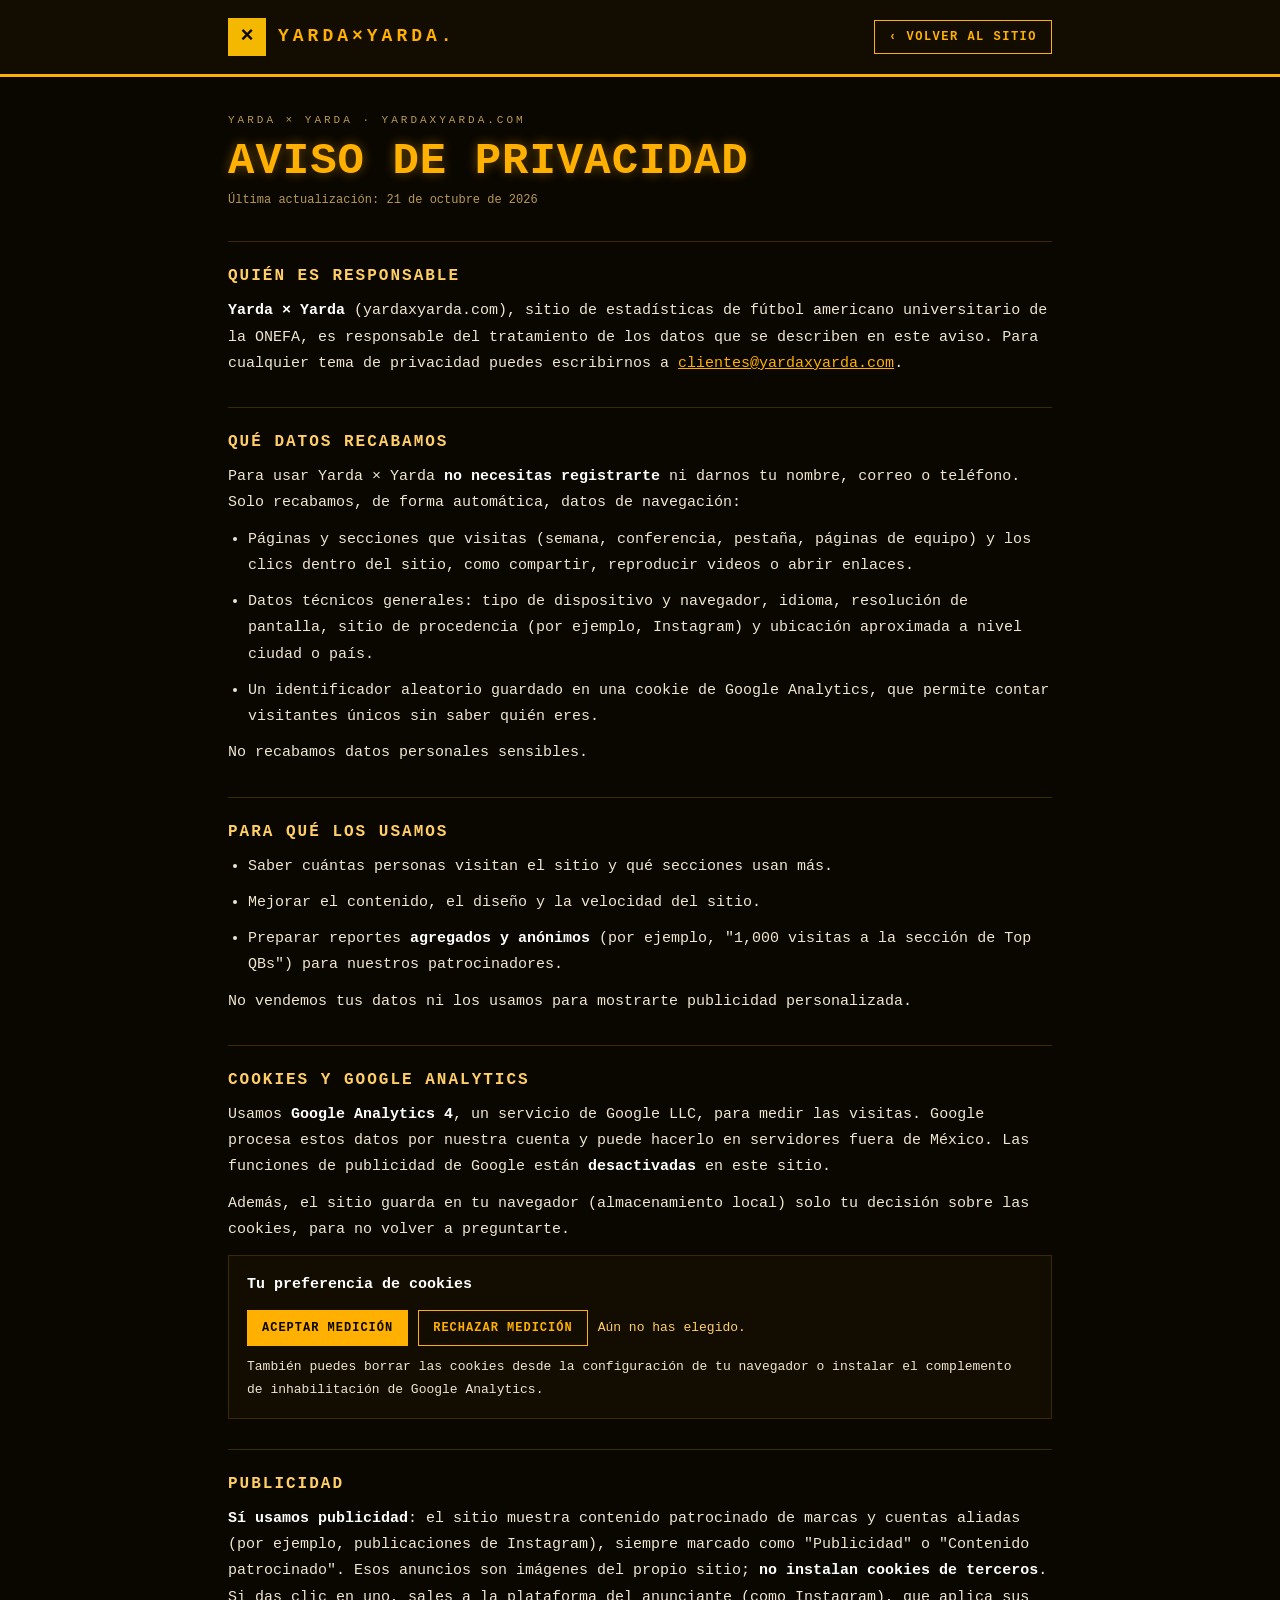
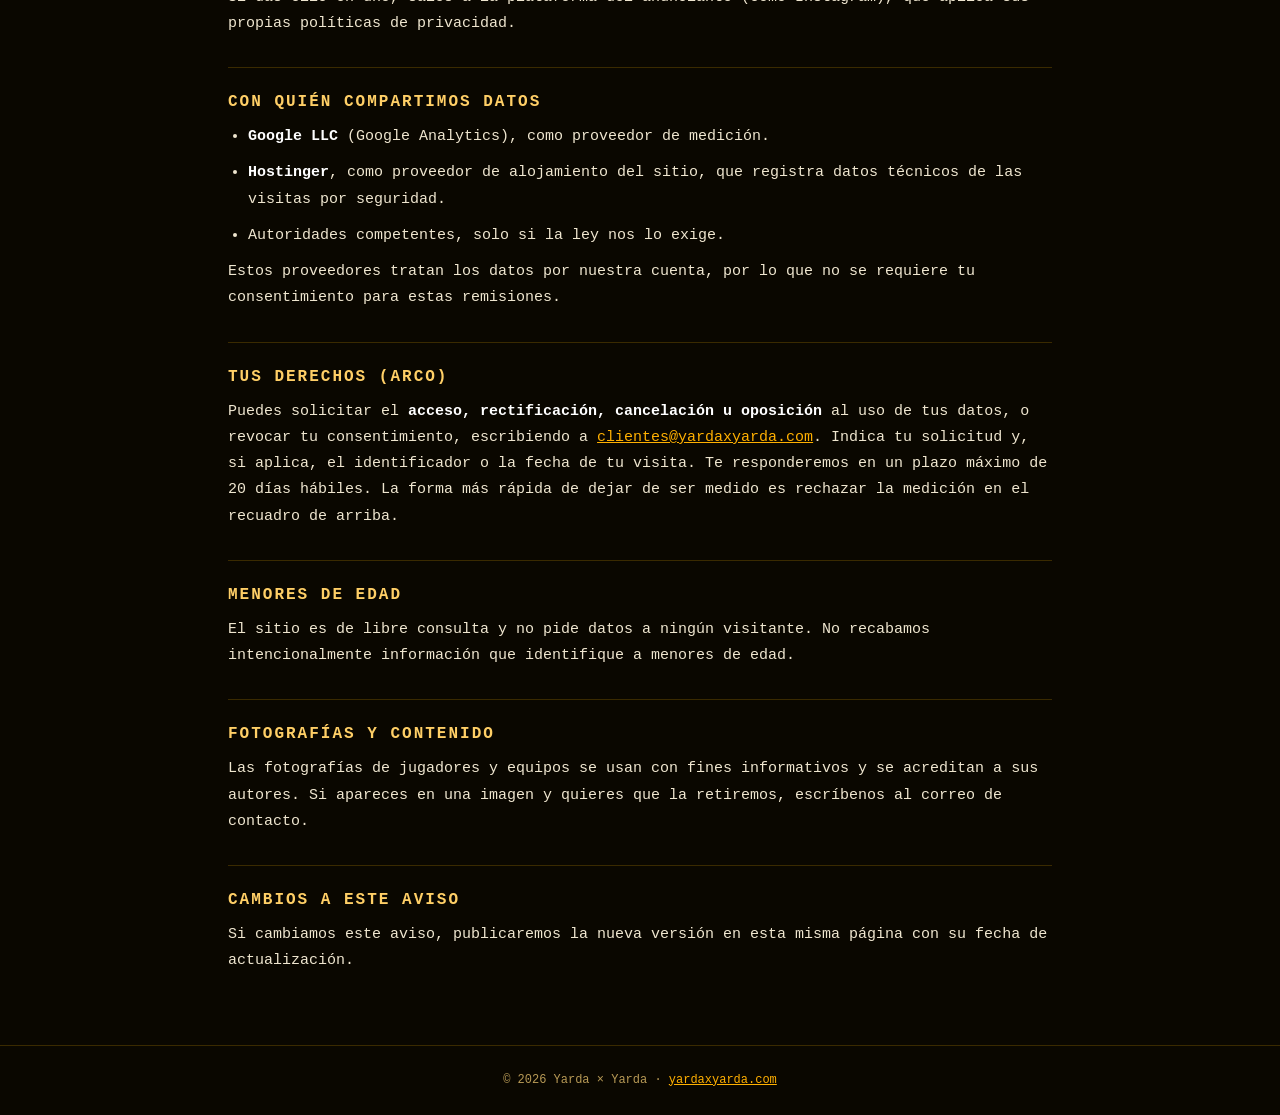
<file: privacidad.html>
<!doctype html>
<html lang="es">
<head>
<meta charset="utf-8">
<meta name="viewport" content="width=device-width, initial-scale=1">
<title>Aviso de privacidad · Yarda × Yarda</title>
<meta name="description" content="Aviso de privacidad de Yarda × Yarda: qué datos se recaban al visitar el sitio, para qué se usan y cómo ejercer tus derechos.">
<link rel="canonical" href="https://yardaxyarda.com/privacidad.html">
<meta name="robots" content="index,follow">
<meta name="theme-color" content="#120d00">
<link rel="icon" type="image/svg+xml" href="data:image/svg+xml,%3Csvg%20xmlns%3D%22http%3A//www.w3.org/2000/svg%22%20viewBox%3D%220%200%20150%20150%22%3E%3Crect%20width%3D%22150%22%20height%3D%22150%22%20fill%3D%22%23f5b800%22/%3E%3Cpath%20d%3D%22M57%2048%20L93%20102%20M93%2048%20L57%20102%22%20stroke%3D%22%230c0905%22%20stroke-width%3D%2213%22%20stroke-linecap%3D%22round%22%20fill%3D%22none%22/%3E%3C/svg%3E">
<script src="js/base/00-consentimiento.js?v=20261022r"></script>
<!-- Google tag (gtag.js) -->
<script async src="https://www.googletagmanager.com/gtag/js?id=G-KNM0MF1JTT"></script>
<script>
  window.dataLayer = window.dataLayer || [];
  function gtag(){dataLayer.push(arguments);}
  gtag('js', new Date());

  gtag('config', 'G-KNM0MF1JTT');
</script>
<style>
:root{--bg:#0a0700;--panel:#120d00;--amber:#ffb000;--soft:#ffcf66;--text:#efe6cf;--muted:#b89a55;--line:#3a2a00}
*{box-sizing:border-box}
html{-webkit-text-size-adjust:100%}
body{margin:0;background:var(--bg);color:var(--text);font:15px/1.75 'Courier New',ui-monospace,monospace}
a{color:var(--amber)}
.top{background:var(--panel);border-bottom:3px solid var(--amber)}
.top-in{max-width:860px;margin:0 auto;padding:18px;display:flex;align-items:center;justify-content:space-between;gap:16px;flex-wrap:wrap}
.brand{display:flex;align-items:center;gap:12px;text-decoration:none;color:var(--amber);font-weight:bold;letter-spacing:4px;font-size:18px}
.brand i{display:grid;place-items:center;width:38px;height:38px;background:#f5b800;color:#0c0905;font-style:normal;font-size:22px;letter-spacing:0}
.back{font:bold 12px 'Courier New',monospace;letter-spacing:1.5px;text-transform:uppercase;color:var(--amber);border:1px solid var(--amber);padding:9px 14px;text-decoration:none}
.back:hover{background:var(--amber);color:#0a0700}
main{max-width:860px;margin:0 auto;padding:34px 18px 60px}
.eyebrow{font-size:11px;letter-spacing:3px;text-transform:uppercase;color:var(--muted);margin:0 0 8px}
h1{margin:0 0 6px;color:var(--amber);font-size:clamp(28px,6vw,44px);line-height:1.05;letter-spacing:1px;text-shadow:0 0 12px #ffb00066;text-transform:uppercase}
.date{color:var(--muted);font-size:12px;margin:0 0 26px}
h2{margin:30px 0 8px;color:var(--soft);font-size:16px;letter-spacing:2px;text-transform:uppercase;border-top:1px solid var(--line);padding-top:20px}
p,li{margin:0 0 10px}
ul{padding-left:20px;margin:0 0 10px}
b{color:#fff}
.box{background:var(--panel);border:1px solid var(--line);padding:16px 18px;margin:12px 0}
.prefs{display:flex;flex-wrap:wrap;gap:10px;align-items:center;margin-top:12px}
.prefs button{font:bold 12px 'Courier New',monospace;letter-spacing:1px;text-transform:uppercase;padding:10px 14px;cursor:pointer;border:1px solid var(--amber)}
.prefs .si{background:var(--amber);color:#0a0700}.prefs .no{background:transparent;color:var(--amber)}
#estado{font-size:13px;color:var(--soft)}
footer{border-top:1px solid var(--line);color:var(--muted);font-size:12px;text-align:center;padding:24px 18px}
</style>
</head>
<body>
<header class="top"><div class="top-in"><a class="brand" href="./" aria-label="Yarda × Yarda · inicio"><i aria-hidden="true">×</i>YARDA×YARDA.</a><a class="back" href="./">‹ Volver al sitio</a></div></header>
<main>
<p class="eyebrow">Yarda × Yarda · yardaxyarda.com</p>
<h1>Aviso de privacidad</h1>
<p class="date">Última actualización: 21 de octubre de 2026</p>

<h2>Quién es responsable</h2>
<p><b>Yarda × Yarda</b> (yardaxyarda.com), sitio de estadísticas de fútbol americano universitario de la ONEFA, es responsable del tratamiento de los datos que se describen en este aviso. Para cualquier tema de privacidad puedes escribirnos a <a href="mailto:clientes@yardaxyarda.com">clientes@yardaxyarda.com</a>.</p>

<h2>Qué datos recabamos</h2>
<p>Para usar Yarda × Yarda <b>no necesitas registrarte</b> ni darnos tu nombre, correo o teléfono. Solo recabamos, de forma automática, datos de navegación:</p>
<ul>
<li>Páginas y secciones que visitas (semana, conferencia, pestaña, páginas de equipo) y los clics dentro del sitio, como compartir, reproducir videos o abrir enlaces.</li>
<li>Datos técnicos generales: tipo de dispositivo y navegador, idioma, resolución de pantalla, sitio de procedencia (por ejemplo, Instagram) y ubicación aproximada a nivel ciudad o país.</li>
<li>Un identificador aleatorio guardado en una cookie de Google Analytics, que permite contar visitantes únicos sin saber quién eres.</li>
</ul>
<p>No recabamos datos personales sensibles.</p>

<h2>Para qué los usamos</h2>
<ul>
<li>Saber cuántas personas visitan el sitio y qué secciones usan más.</li>
<li>Mejorar el contenido, el diseño y la velocidad del sitio.</li>
<li>Preparar reportes <b>agregados y anónimos</b> (por ejemplo, "1,000 visitas a la sección de Top QBs") para nuestros patrocinadores.</li>
</ul>
<p>No vendemos tus datos ni los usamos para mostrarte publicidad personalizada.</p>

<h2>Cookies y Google Analytics</h2>
<p>Usamos <b>Google Analytics 4</b>, un servicio de Google LLC, para medir las visitas. Google procesa estos datos por nuestra cuenta y puede hacerlo en servidores fuera de México. Las funciones de publicidad de Google están <b>desactivadas</b> en este sitio.</p>
<p>Además, el sitio guarda en tu navegador (almacenamiento local) solo tu decisión sobre las cookies, para no volver a preguntarte.</p>
<div class="box">
<b>Tu preferencia de cookies</b>
<div class="prefs"><button type="button" class="si" data-ck="si">Aceptar medición</button><button type="button" class="no" data-ck="no">Rechazar medición</button><span id="estado" role="status"></span></div>
<p style="margin:10px 0 0;font-size:13px">También puedes borrar las cookies desde la configuración de tu navegador o instalar el complemento de inhabilitación de Google Analytics.</p>
</div>

<h2>Publicidad</h2>
<p><b>Sí usamos publicidad</b>: el sitio muestra contenido patrocinado de marcas y cuentas aliadas (por ejemplo, publicaciones de Instagram), siempre marcado como "Publicidad" o "Contenido patrocinado". Esos anuncios son imágenes del propio sitio; <b>no instalan cookies de terceros</b>. Si das clic en uno, sales a la plataforma del anunciante (como Instagram), que aplica sus propias políticas de privacidad.</p>

<h2>Con quién compartimos datos</h2>
<ul>
<li><b>Google LLC</b> (Google Analytics), como proveedor de medición.</li>
<li><b>Hostinger</b>, como proveedor de alojamiento del sitio, que registra datos técnicos de las visitas por seguridad.</li>
<li>Autoridades competentes, solo si la ley nos lo exige.</li>
</ul>
<p>Estos proveedores tratan los datos por nuestra cuenta, por lo que no se requiere tu consentimiento para estas remisiones.</p>

<h2>Tus derechos (ARCO)</h2>
<p>Puedes solicitar el <b>acceso, rectificación, cancelación u oposición</b> al uso de tus datos, o revocar tu consentimiento, escribiendo a <a href="mailto:clientes@yardaxyarda.com">clientes@yardaxyarda.com</a>. Indica tu solicitud y, si aplica, el identificador o la fecha de tu visita. Te responderemos en un plazo máximo de 20 días hábiles. La forma más rápida de dejar de ser medido es rechazar la medición en el recuadro de arriba.</p>

<h2>Menores de edad</h2>
<p>El sitio es de libre consulta y no pide datos a ningún visitante. No recabamos intencionalmente información que identifique a menores de edad.</p>

<h2>Fotografías y contenido</h2>
<p>Las fotografías de jugadores y equipos se usan con fines informativos y se acreditan a sus autores. Si apareces en una imagen y quieres que la retiremos, escríbenos al correo de contacto.</p>

<h2>Cambios a este aviso</h2>
<p>Si cambiamos este aviso, publicaremos la nueva versión en esta misma página con su fecha de actualización.</p>
</main>
<footer>© 2026 Yarda × Yarda · <a href="./">yardaxyarda.com</a></footer>
<script>
(function(){const out=document.getElementById('estado');
 const show=()=>{let v=null;try{v=localStorage.getItem('yxy-cookies')}catch(e){}out.textContent=v==='no'?'Preferencia actual: medición rechazada.':v==='si'?'Preferencia actual: medición aceptada.':'Aún no has elegido.'};
 document.querySelectorAll('[data-ck]').forEach(b=>b.addEventListener('click',()=>{const ok=b.dataset.ck==='si';
  try{localStorage.setItem('yxy-cookies',ok?'si':'no')}catch(e){}
  try{gtag('consent','update',{analytics_storage:ok?'granted':'denied'})}catch(e){}
  show();out.textContent+=' ✓ Guardado.'}));
 show();})();
</script>
</body>
</html>
</file>
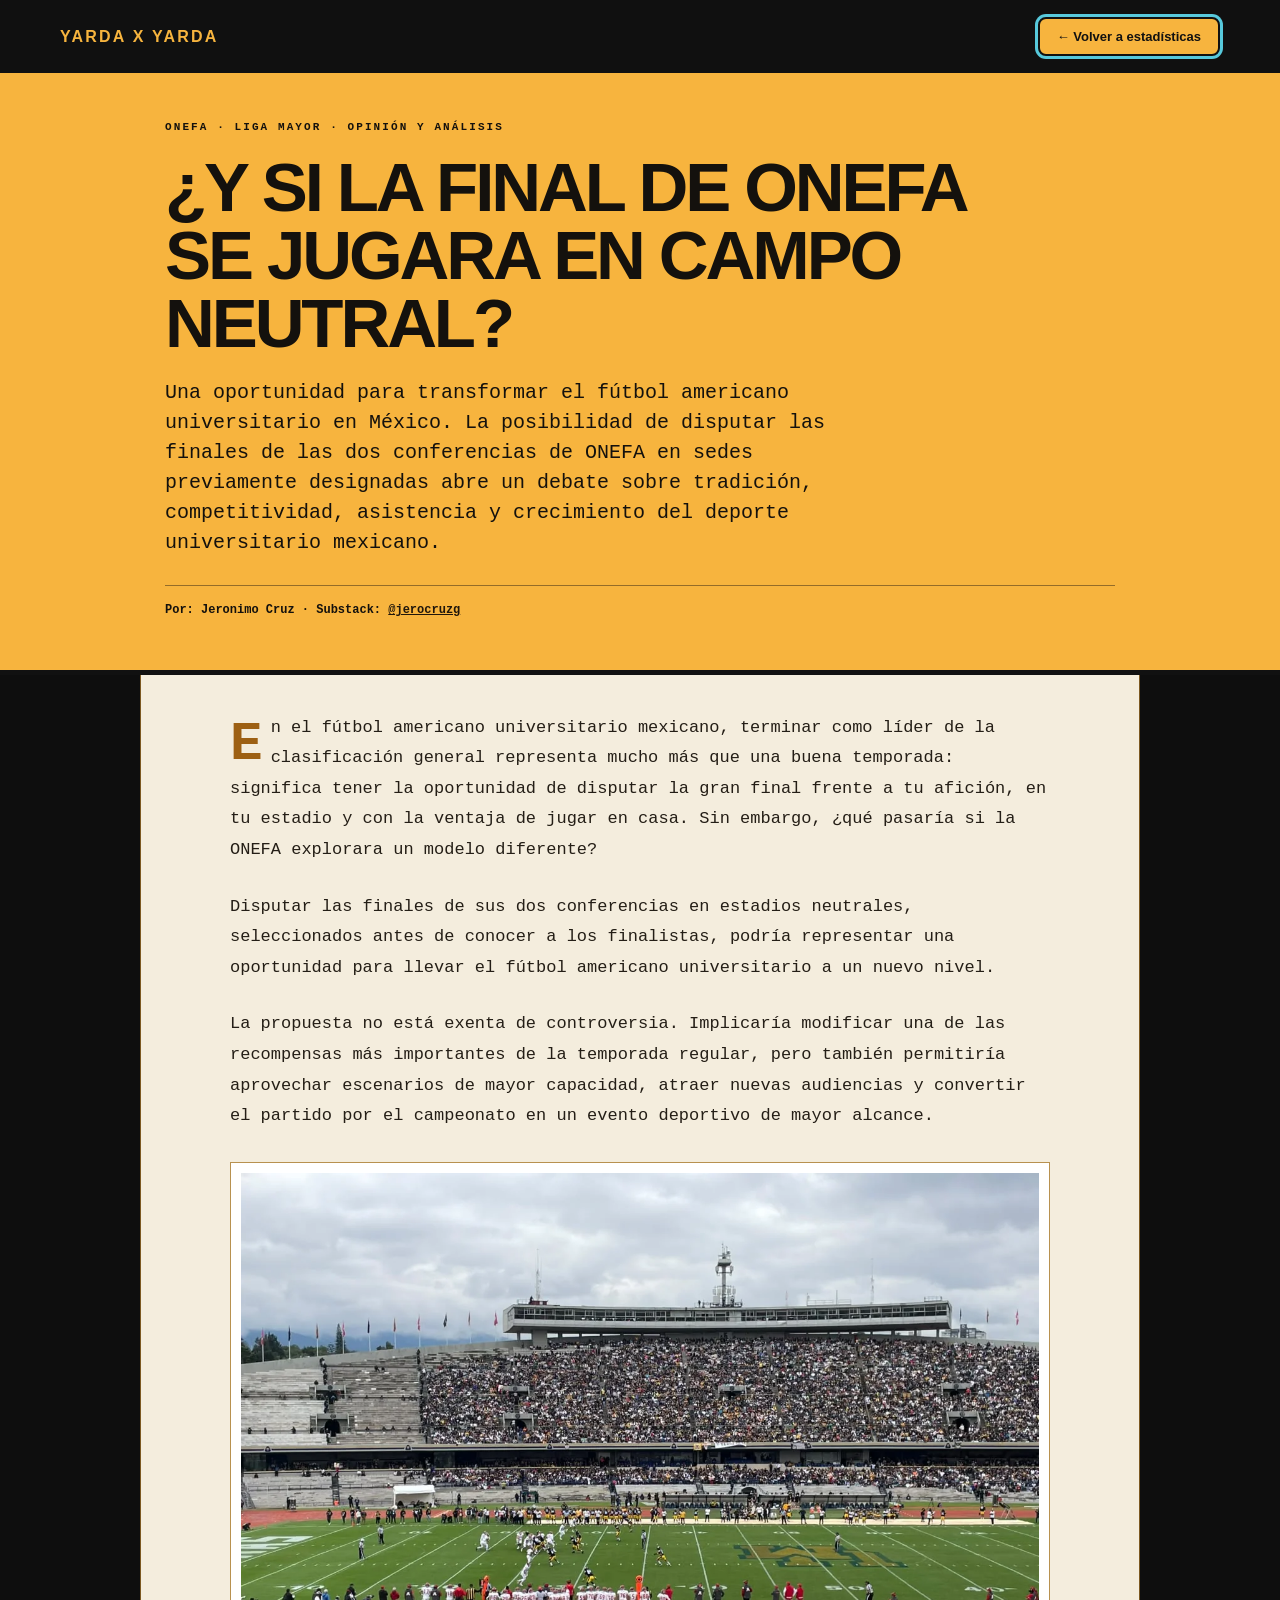
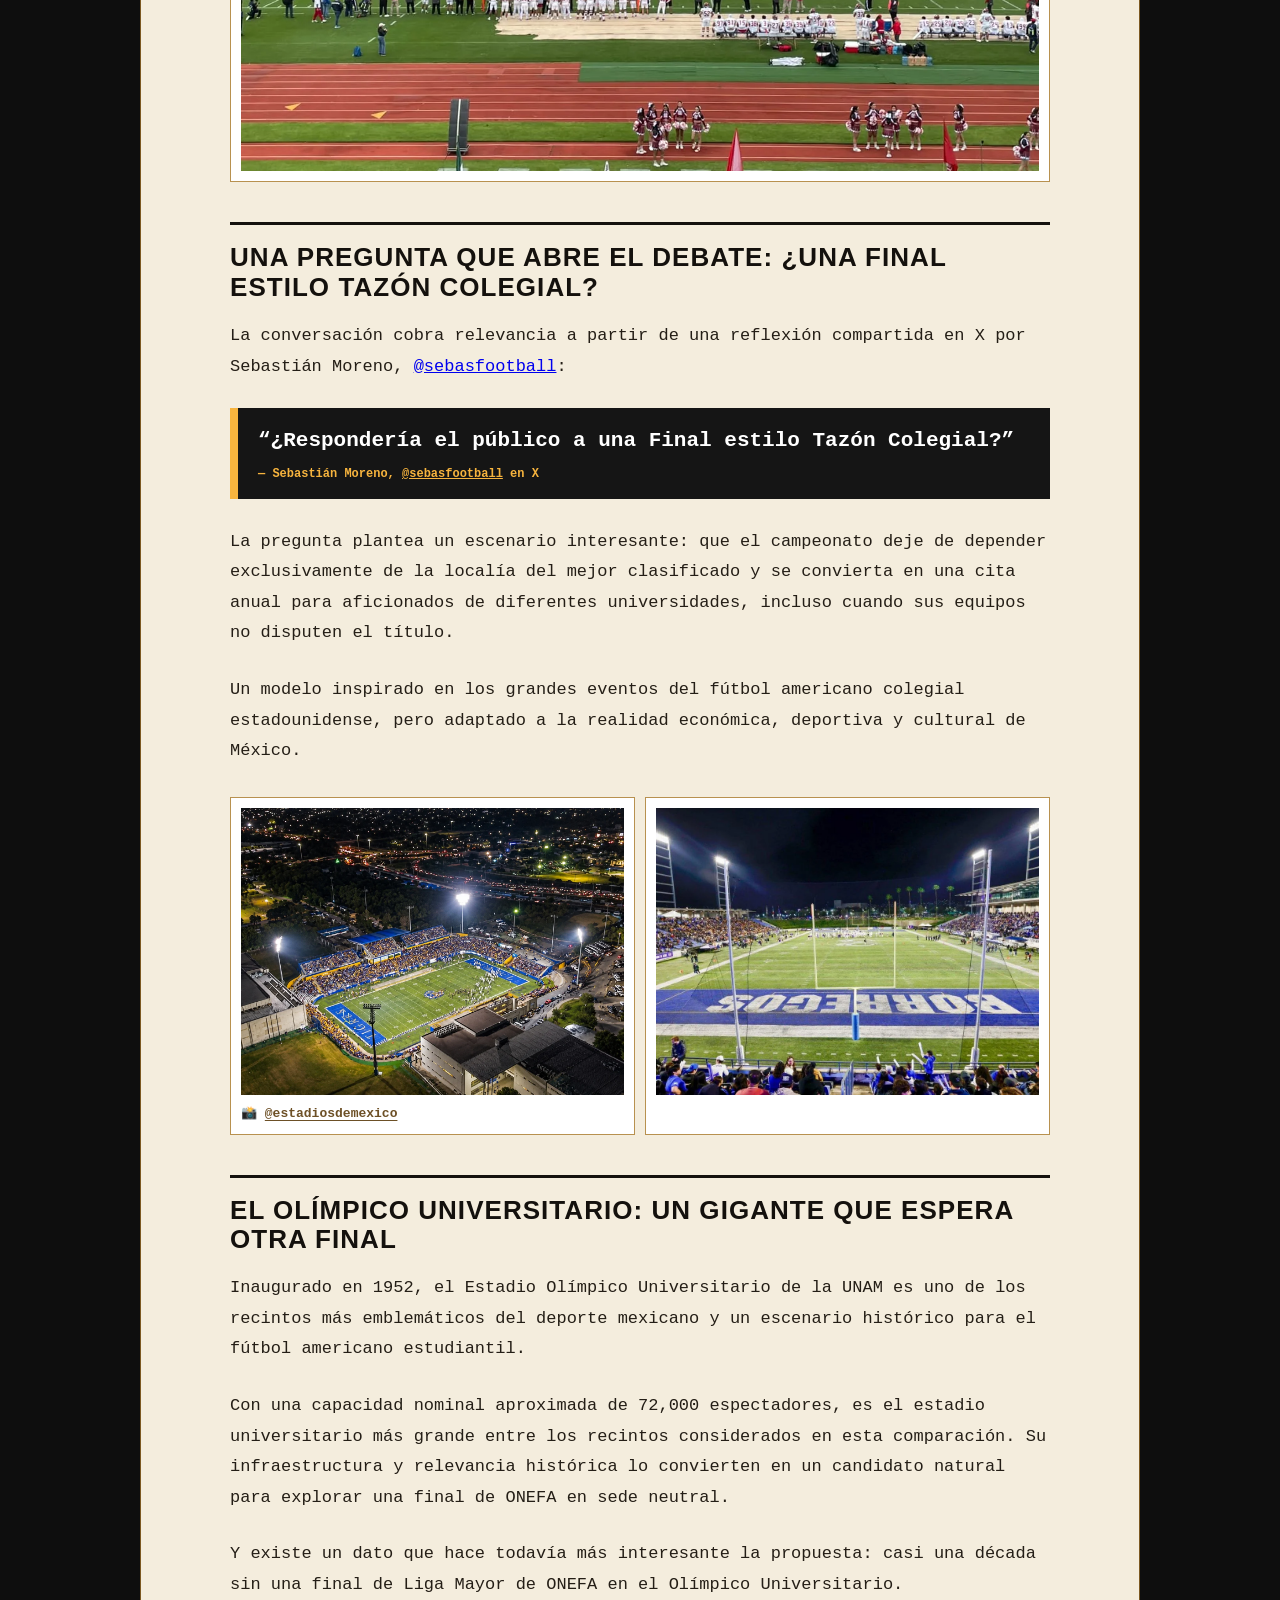
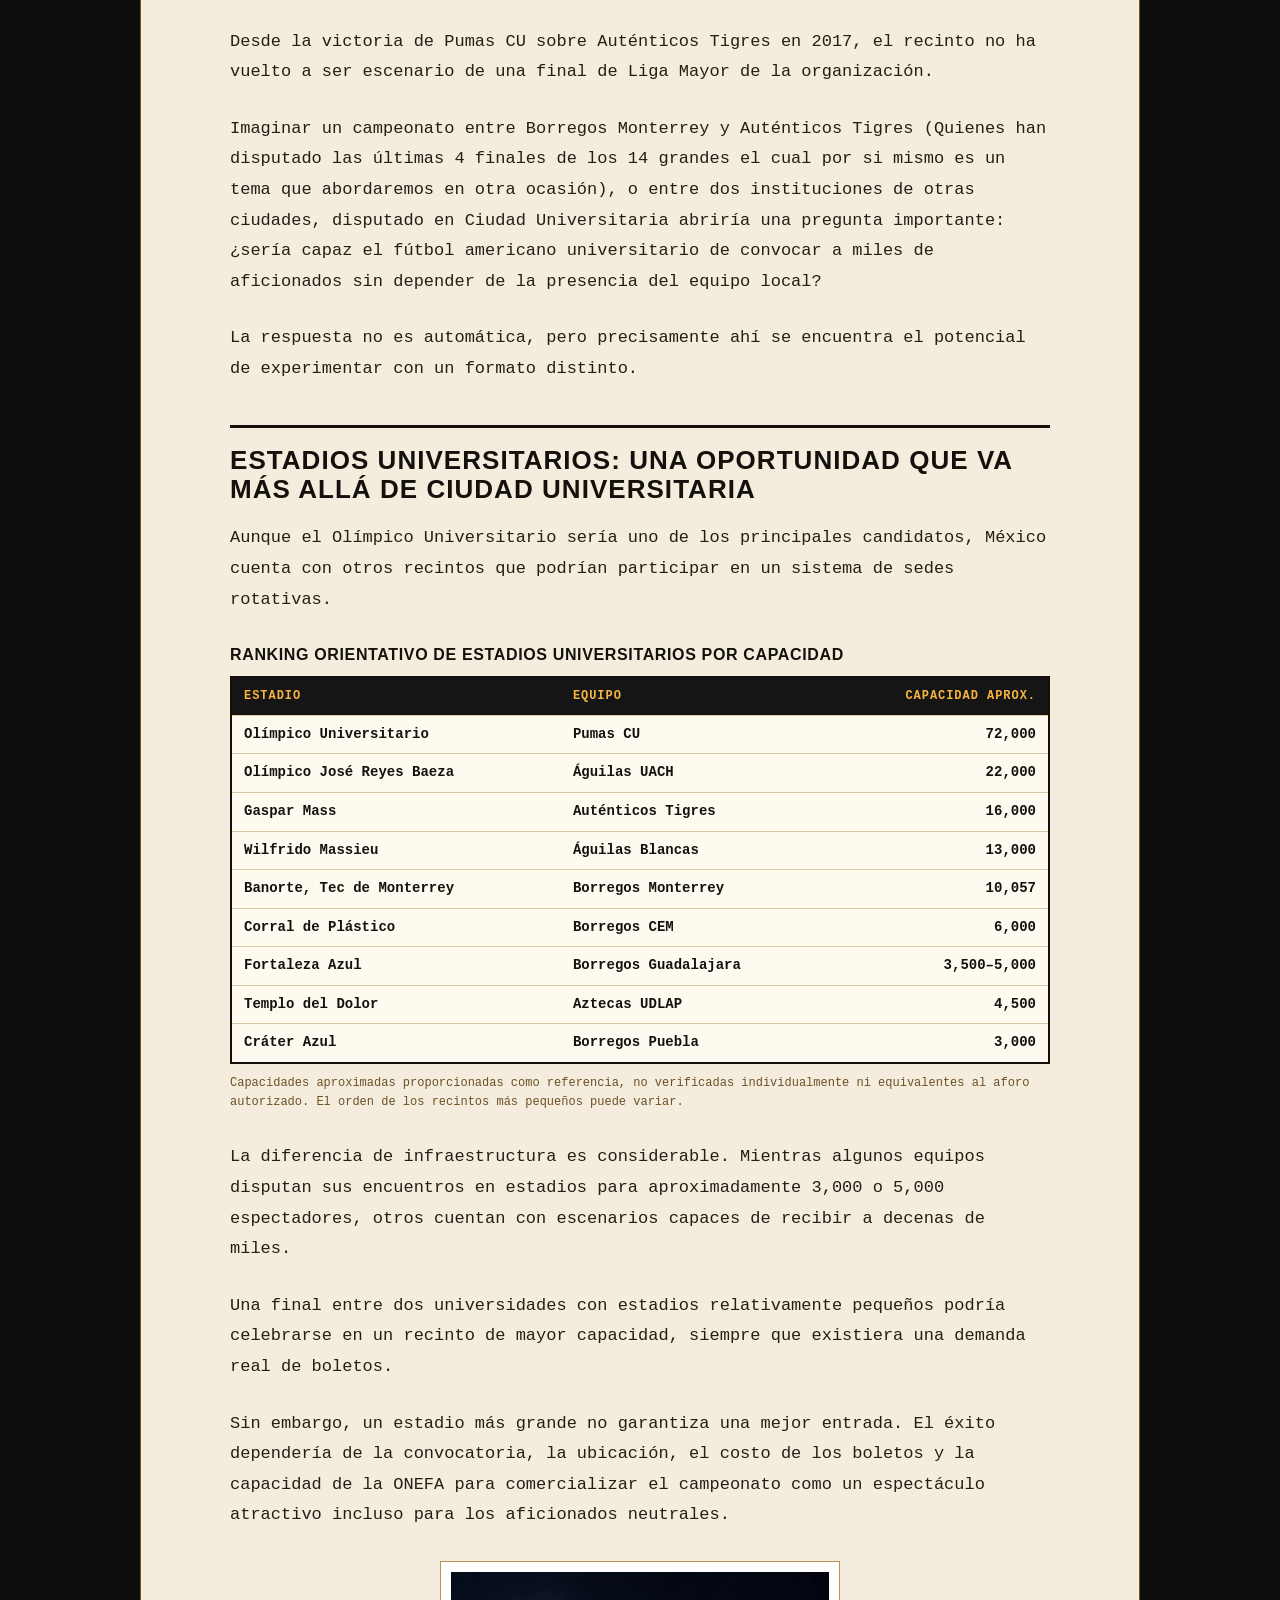
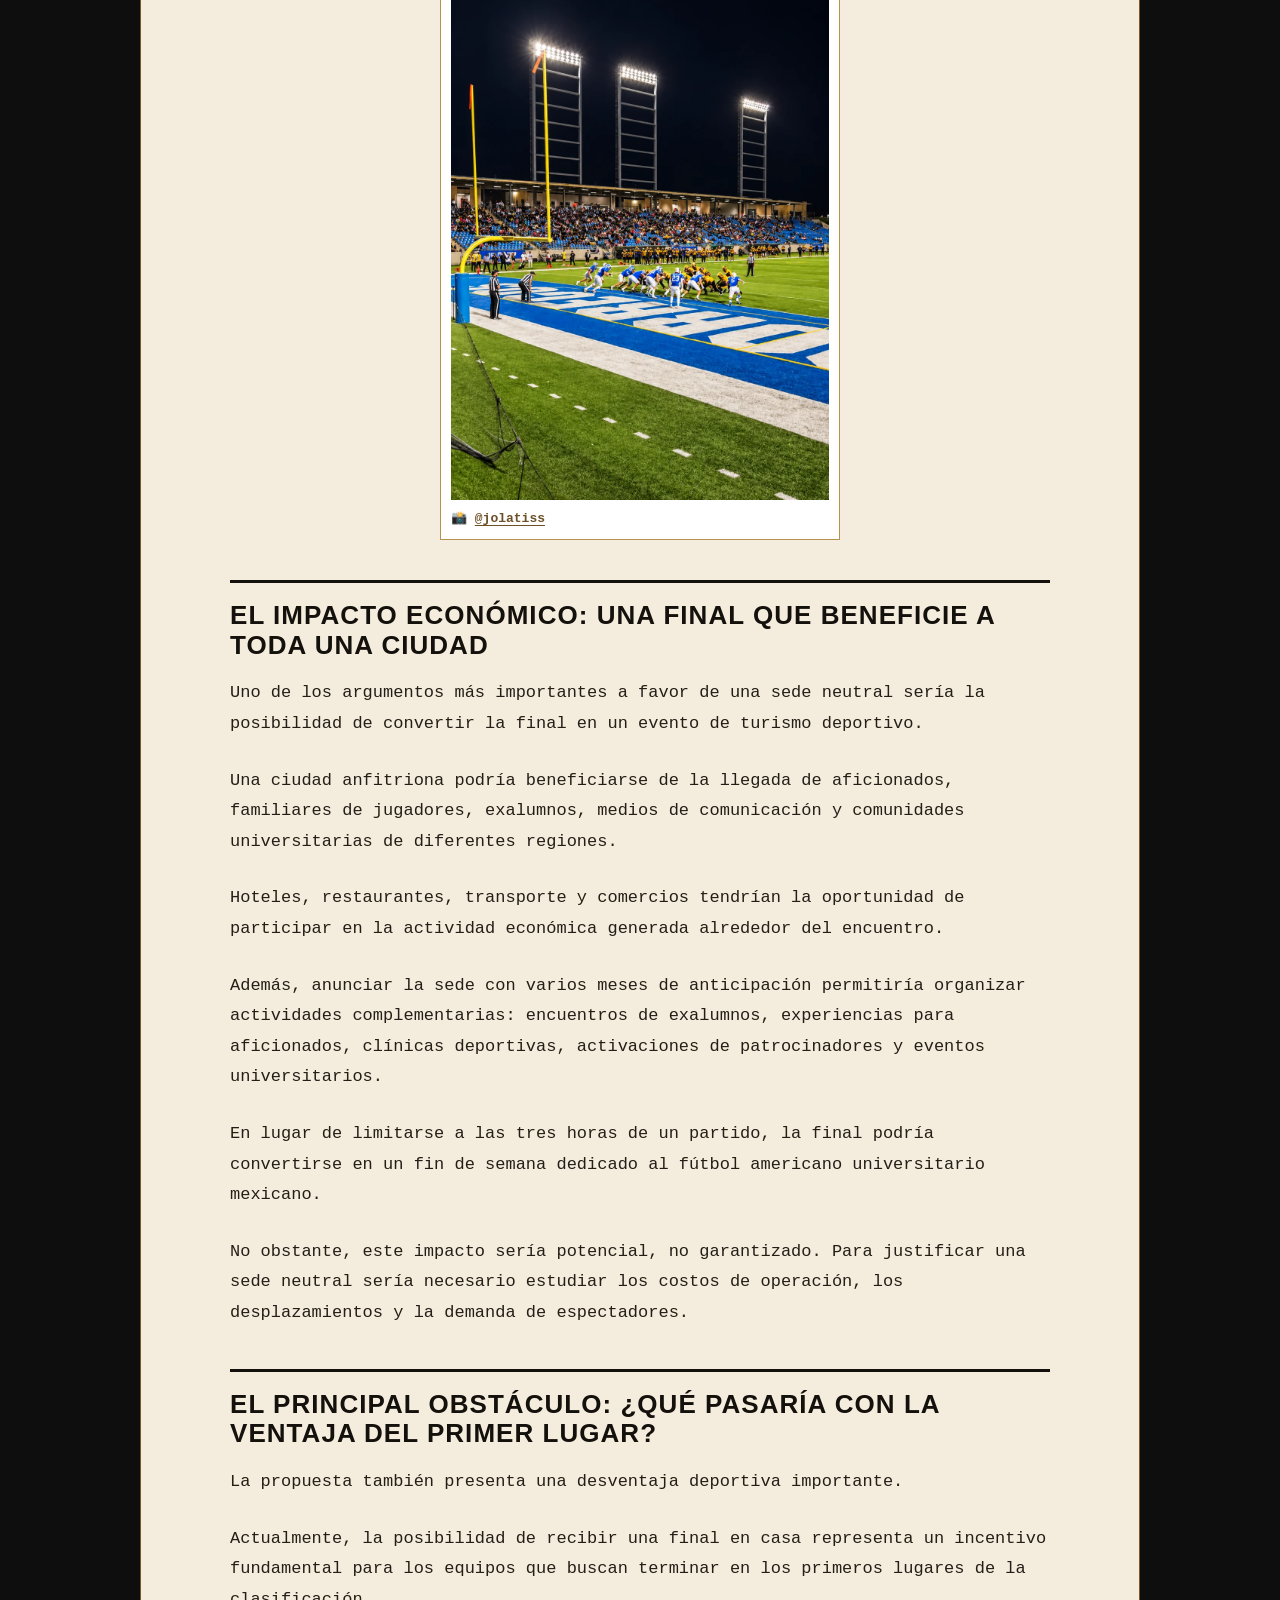
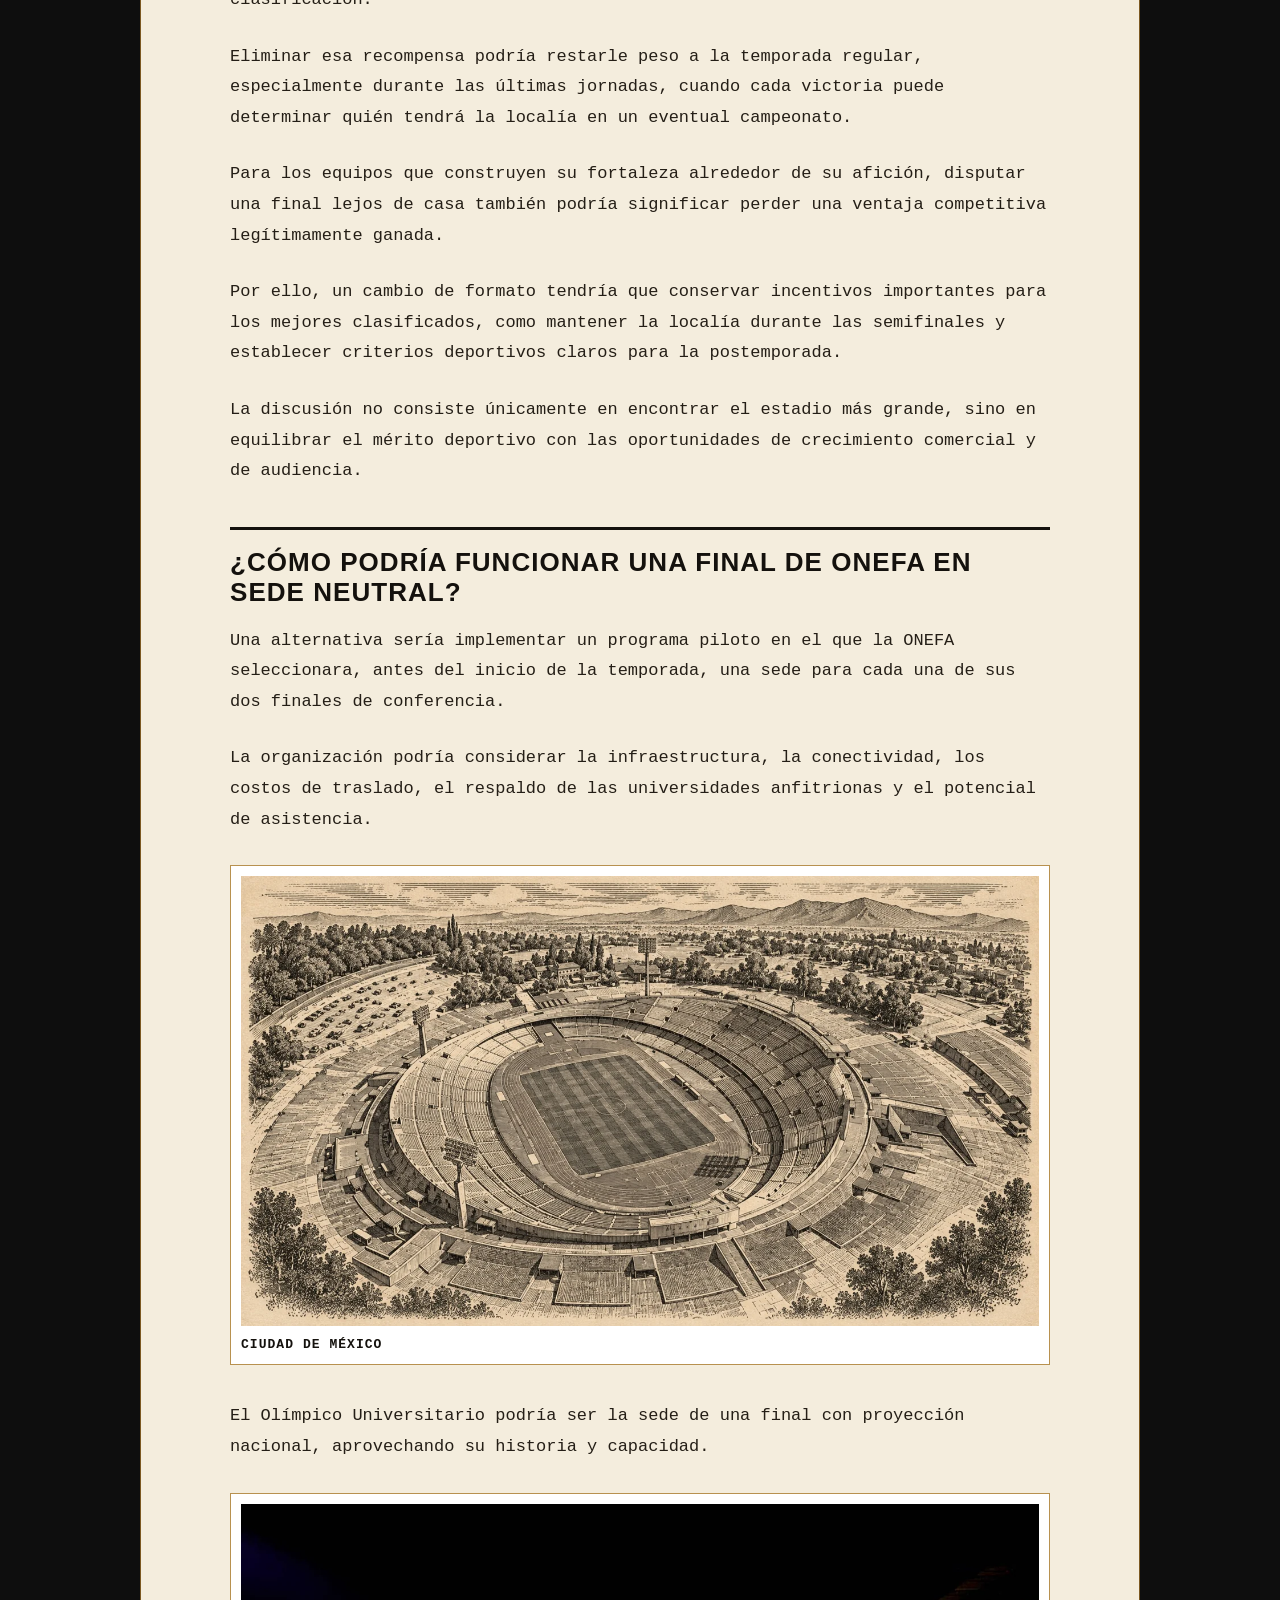
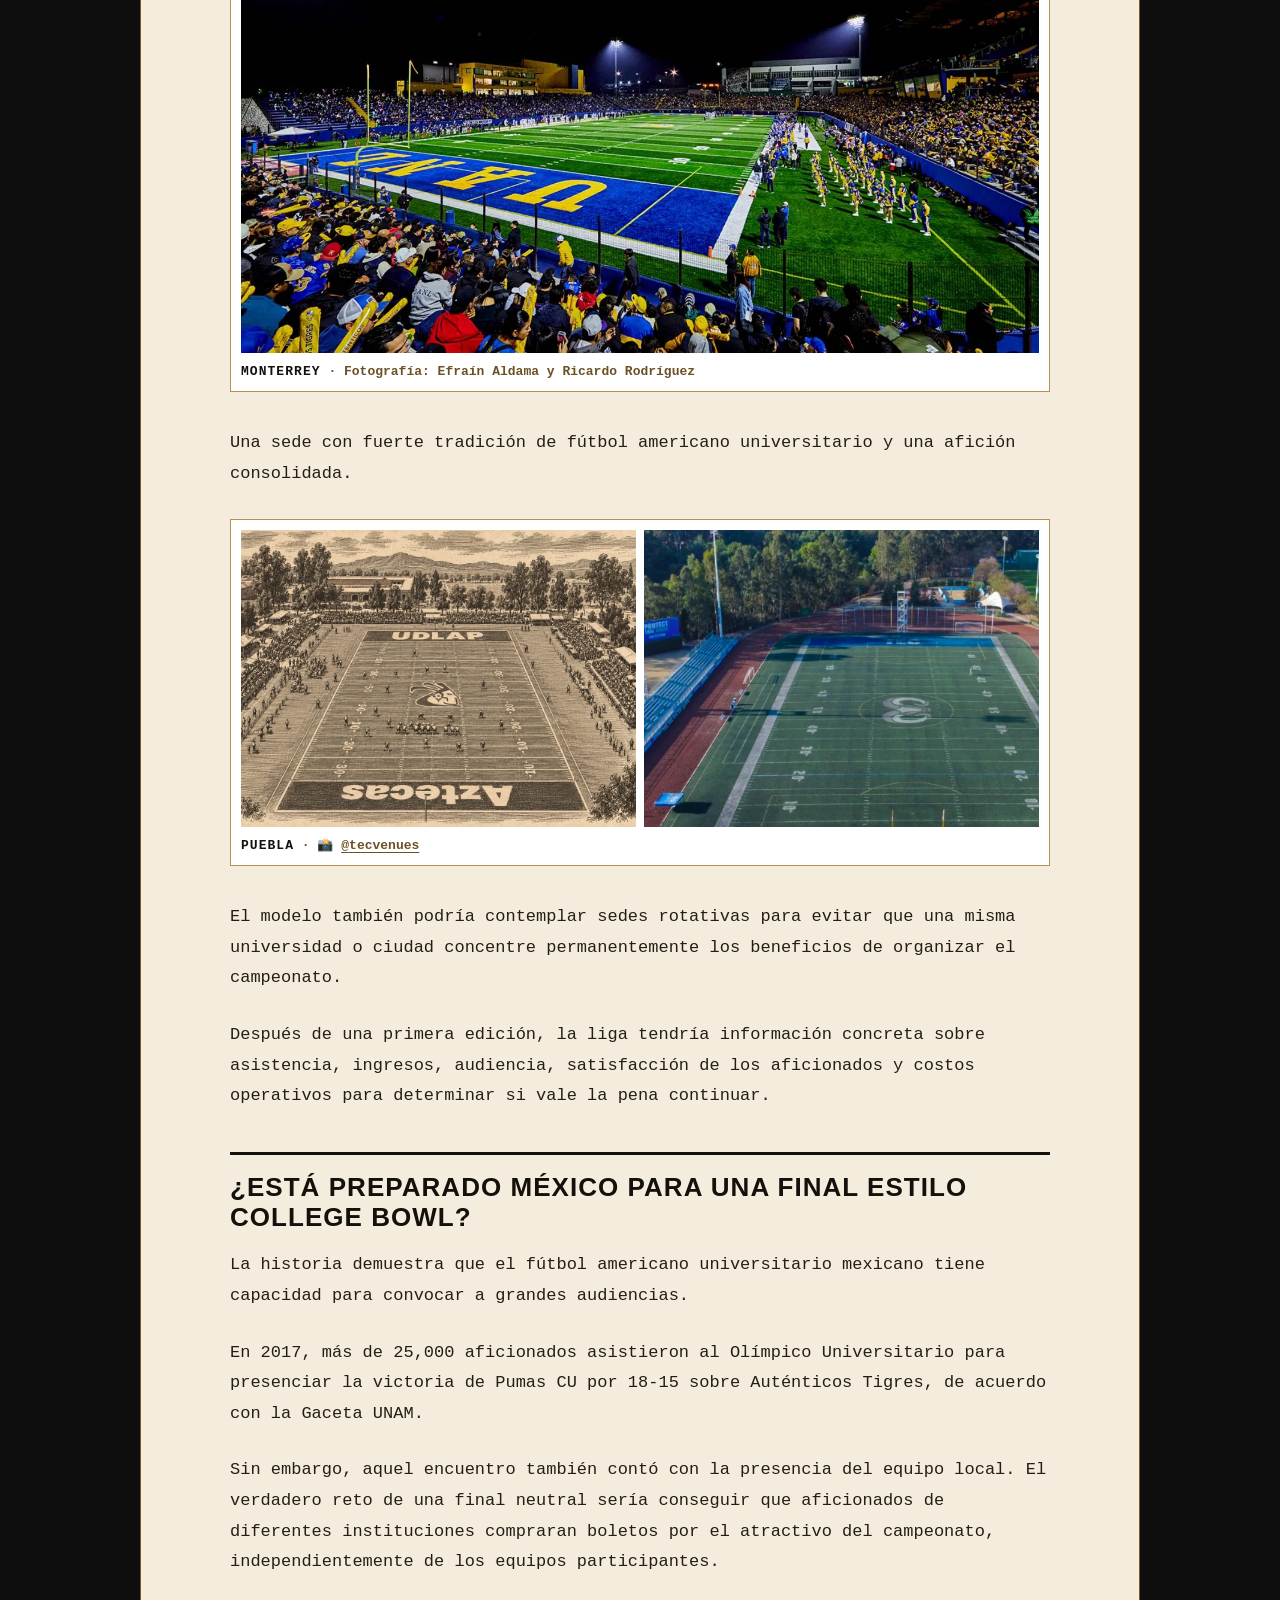
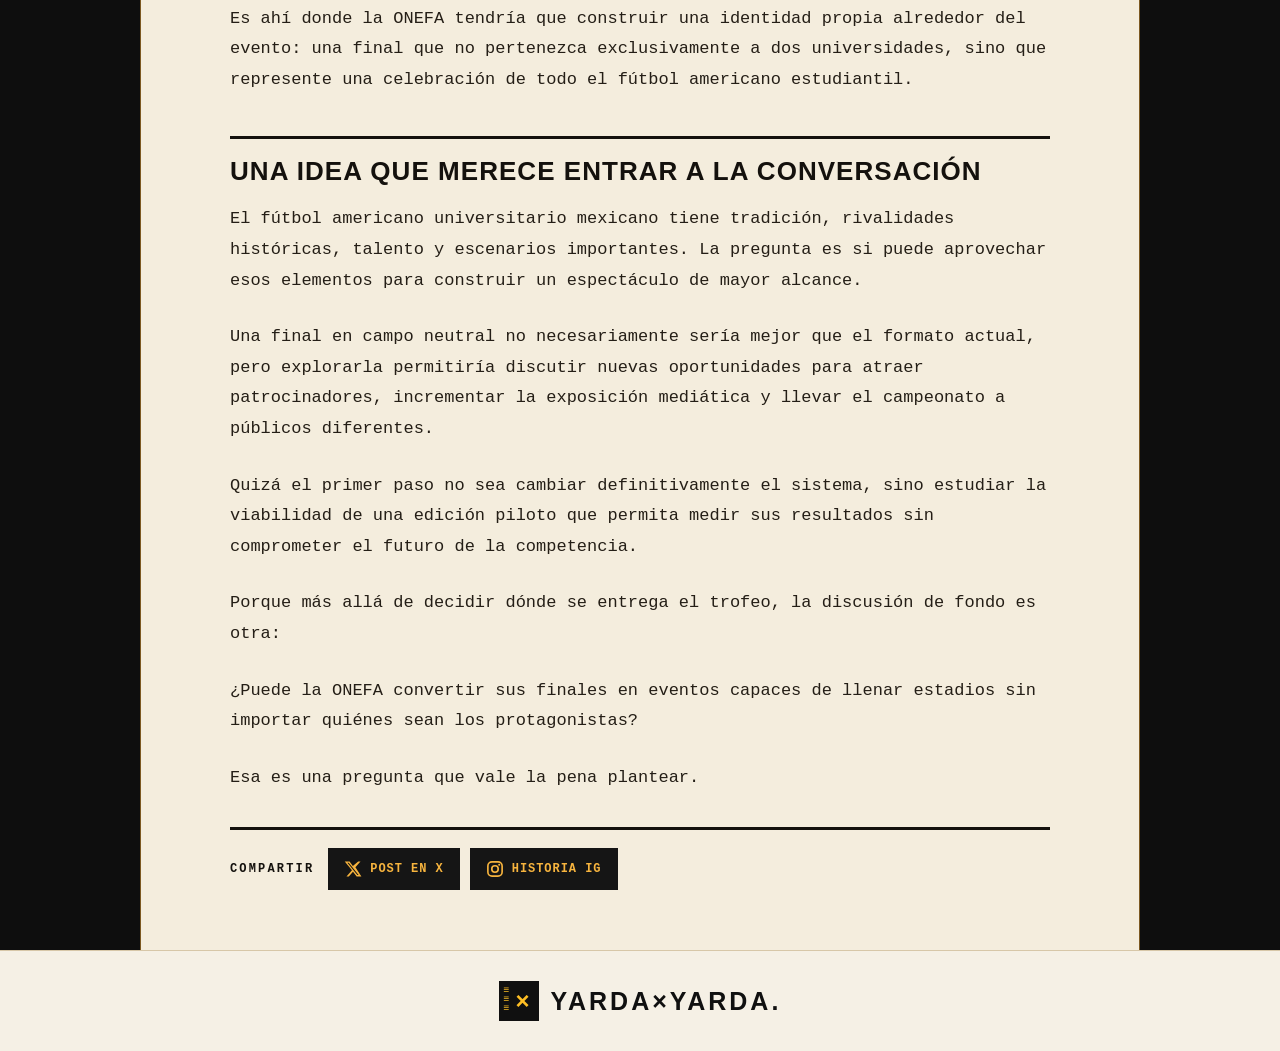
<file: notas/final-campo-neutral.html>
<!doctype html>
<html lang="es">
<head>
<meta charset="utf-8">
<meta name="viewport" content="width=device-width, initial-scale=1">
<title>¿Y si la final de ONEFA se jugara en campo neutral? | YARDA X YARDA</title>
<meta name="description" content="La posibilidad de disputar las finales de las dos conferencias de ONEFA en sedes previamente designadas abre un debate sobre tradición, competitividad, asistencia y crecimiento del deporte universitario mexicano.">
<link rel="canonical" href="https://yardaxyarda.com/notas/final-campo-neutral.html">
<meta property="og:type" content="article">
<meta property="og:title" content="¿Y si la final de ONEFA se jugara en campo neutral?">
<meta property="og:description" content="Una oportunidad para transformar el fútbol americano universitario en México.">
<meta property="og:url" content="https://yardaxyarda.com/notas/final-campo-neutral.html">
<meta property="og:image" content="https://yardaxyarda.com/assets/images/compartir-yardaxyarda.jpg">
<script src="../js/base/00-consentimiento.js?v=20261022r"></script>
<!-- Google tag (gtag.js) -->
<script async src="https://www.googletagmanager.com/gtag/js?id=G-KNM0MF1JTT"></script>
<script>
  window.dataLayer = window.dataLayer || [];
  function gtag(){dataLayer.push(arguments);}
  gtag('js', new Date());

  gtag('config', 'G-KNM0MF1JTT');
</script>
<style>

:root{--gold:#f7b43e;--ink:#15120d;--paper:#f4eddd;--line:#9a6a1d}*{box-sizing:border-box}html{scroll-behavior:smooth}body{margin:0;background:#0e0e0e;color:var(--ink);font-family:Arial,Helvetica,sans-serif}header{background:#101010;color:var(--gold);border-bottom:1px solid var(--gold);padding:17px max(24px,calc((100vw - 1160px)/2));display:flex;justify-content:space-between;align-items:center;gap:20px}.brand{font-size:16px;font-weight:900;letter-spacing:.14em;color:var(--gold);text-decoration:none}.back{display:inline-flex;align-items:center;justify-content:center;text-align:center;background:var(--gold);color:#111;text-decoration:none;font-size:13px;font-weight:800;border:2px solid #111;border-radius:8px;padding:10px 17px;box-shadow:0 0 0 3px #57c9dc;transition:background .2s}.back:hover{background:#ffd17a;color:#111}.hero{background:#f7b43e;color:#14110d;padding:45px 24px 37px;border-bottom:5px solid #111}.hero-inner{max-width:950px;margin:auto}.eyebrow{font:800 11px/1.5 'Courier New',monospace;letter-spacing:.19em;text-transform:uppercase}h1{font:900 clamp(35px,5.8vw,69px)/.99 Arial,Helvetica,sans-serif;letter-spacing:-.045em;max-width:900px;margin:18px 0 20px;text-transform:uppercase}.dek{font:500 clamp(16px,2vw,20px)/1.5 'Courier New',monospace;max-width:730px}.byline{border-top:1px solid #16120c70;margin-top:27px;padding-top:15px;font:700 12px/1.6 'Courier New',monospace}.byline a{color:#21170b}main{max-width:1000px;margin:0 auto;padding:38px 24px 60px;background:var(--paper);border-left:1px solid #7c5922;border-right:1px solid #7c5922}.article{max-width:820px;margin:auto}.article p{font-family:'Courier New',Courier,monospace;font-size:clamp(15px,1.6vw,17px);line-height:1.8;margin:0 0 26px;color:#241e16}.article p:first-child::first-letter{font-size:3.2em;float:left;line-height:.85;margin:9px 8px 0 0;color:#9d6013;font-weight:900}.photo{margin:30px 0 36px;background:#fff;border:1px solid #b8914f;padding:10px}.photo img{display:block;width:100%;height:auto;object-fit:contain}.placeholder{min-height:260px;background:#ded5c5;border:1px dashed #9e8459;display:flex;align-items:center;justify-content:center;flex-direction:column;gap:8px}.placeholder span{font-weight:900}.placeholder small{font-size:12px}figcaption{color:#6d5026;font:700 12px/1.5 'Courier New',monospace;margin-top:10px}.score{display:flex;justify-content:space-between;gap:16px;align-items:center;border:2px solid #14110d;border-left:8px solid var(--gold);background:#151515;color:var(--gold);padding:18px 22px;margin:32px 0;font:800 13px 'Courier New',monospace}.score strong{font:900 32px Arial,sans-serif;color:#fff}.score .score-team{display:flex;flex:1;min-width:0;flex-direction:column;align-items:center;justify-content:center;text-align:center;gap:8px}.score .score-logo{width:72px;height:72px;object-fit:contain;display:block}.score .score-label{text-align:center;font-size:11px;letter-spacing:.1em;white-space:nowrap}@media(max-width:600px){.score{gap:10px;padding:14px 8px}.score .score-logo{width:52px;height:52px}.score .score-team{font-size:10px}.score .score-label{font-size:9px;white-space:normal}}footer{background:#0e0e0e;border-top:1px solid var(--gold);padding:23px;text-align:center;color:var(--gold);font:700 11px 'Courier New',monospace;letter-spacing:.1em}@media(max-width:600px){header{padding:13px 16px}.brand{font-size:12px}.back{font-size:10px}.hero{padding:34px 18px}.hero h1{font-size:clamp(32px,10vw,46px)}main{padding:26px 16px 45px}.photo{padding:6px}.score{flex-wrap:wrap}}

h2{font:900 clamp(20px,2.6vw,26px)/1.15 Arial,Helvetica,sans-serif;letter-spacing:.04em;text-transform:uppercase;color:#14110d;margin:40px 0 18px;padding-top:18px;border-top:3px solid #14110d}
.article h2+p::first-letter{font-size:inherit;float:none;margin:0;color:inherit;font-weight:inherit}
.photo.portrait{max-width:400px;margin-left:auto;margin-right:auto}
.photo img{height:auto}
figcaption a{color:#6d5026}
.yxy-redes{display:flex;flex-wrap:wrap;align-items:center;gap:10px;margin:34px 0 0;padding:18px 0 0;border-top:3px solid #14110d}
.yxy-redes-lbl{font:800 12px 'Courier New',monospace;letter-spacing:.18em;text-transform:uppercase;color:#14110d;margin-right:4px}
.yxy-red{display:inline-flex;align-items:center;gap:8px;background:#151515;color:#f7b43e;border:2px solid #151515;padding:10px 14px;font:800 12px 'Courier New',monospace;letter-spacing:.08em;text-transform:uppercase;cursor:pointer}
.yxy-red svg{width:18px;height:18px;flex:none}.yxy-red:hover,.yxy-red:focus-visible{background:#2a1c00}
@media(max-width:600px){.yxy-redes-lbl{width:100%}.yxy-red{flex:1;justify-content:center}}
#yxy-toast{position:fixed;left:50%;bottom:22px;transform:translate(-50%,20px);z-index:9999;background:#f7b43e;color:#111;font:800 13px 'Courier New',monospace;padding:11px 16px;box-shadow:0 6px 20px #000c;opacity:0;pointer-events:none;transition:opacity .2s,transform .2s;max-width:90vw;text-align:center}
#yxy-toast.on{opacity:1;transform:translate(-50%,0)}
.photo-pair{display:grid;grid-template-columns:1fr 1fr;gap:10px;margin:30px 0 6px}.photo-pair .photo{margin:0}.photo-pair .photo{display:flex;flex-direction:column}.photo-pair .photo img{aspect-ratio:4/3;height:auto;object-fit:cover}
.collage-grid{display:grid;grid-template-columns:1fr 1fr;gap:8px}.collage-grid img{aspect-ratio:4/3;object-fit:cover;height:auto}
figcaption a{color:#6d5026;text-decoration:underline;text-underline-offset:3px}figcaption .sede{color:#14110d;text-transform:uppercase;letter-spacing:.08em}.article figcaption{font-size:13px;margin-top:9px}
.credit-line{font:700 12px/1.5 'Courier New',monospace!important;color:#6d5026!important;margin:0 0 30px!important}.credit-line a{color:#6d5026}
.tabla-titulo{font:900 16px/1.3 Arial,sans-serif;text-transform:uppercase;letter-spacing:.04em;margin:30px 0 10px;color:#14110d}
.tabla-wrap{overflow-x:auto;border:2px solid #14110d;background:#fffaf0}.tabla-estadios{width:100%;border-collapse:collapse;font:14px/1.4 'Courier New',monospace;min-width:460px}
.tabla-estadios th{background:#151515;color:#f7b43e;text-align:left;padding:10px 12px;font-size:12px;letter-spacing:.08em;text-transform:uppercase}.tabla-estadios td{padding:9px 12px;border-top:1px solid #d9c9a5}
.tabla-estadios td:last-child,.tabla-estadios th:last-child{text-align:right;white-space:nowrap}.tabla-estadios tbody td{font-weight:800}
.tabla-nota{font-size:12px!important;line-height:1.6!important;color:#6d5026!important;margin:10px 0 30px!important}
blockquote{margin:24px 0 28px;padding:18px 20px;border-left:8px solid #f7b43e;background:#151515;color:#fff;font:800 clamp(17px,2.2vw,21px)/1.45 'Courier New',monospace}blockquote cite{display:block;margin-top:10px;font:700 12px 'Courier New',monospace;color:#f7b43e;font-style:normal}blockquote a{color:#f7b43e}
@media(max-width:600px){.tabla-estadios{min-width:0;font-size:12px}.tabla-estadios th,.tabla-estadios td{padding:8px 7px}.tabla-estadios th{font-size:10px;letter-spacing:.04em}.tabla-estadios th:last-child{white-space:normal}.photo-pair{grid-template-columns:1fr}.collage-grid{gap:6px}}
.matchup{display:flex;flex-wrap:wrap;gap:8px 18px;margin-top:18px;font:800 12px/1.5 'Courier New',monospace;letter-spacing:.06em;text-transform:uppercase}
</style>
</head>
<body>
<header><a class="brand" href="../" data-volver>YARDA X YARDA</a><a class="back" href="../" data-volver>← Volver a estadísticas</a></header>
<section class="hero"><div class="hero-inner"><div class="eyebrow">ONEFA · Liga Mayor · Opinión y análisis</div><h1>¿Y si la final de ONEFA se jugara en campo neutral?</h1><div class="dek">Una oportunidad para transformar el fútbol americano universitario en México. La posibilidad de disputar las finales de las dos conferencias de ONEFA en sedes previamente designadas abre un debate sobre tradición, competitividad, asistencia y crecimiento del deporte universitario mexicano.</div><p class="byline">Por: <strong>Jeronimo Cruz</strong> · Substack: <a href="https://substack.com/@jerocruzg" target="_blank" rel="noopener noreferrer">@jerocruzg</a></p></div></section>
<main><article class="article">
<p>En el fútbol americano universitario mexicano, terminar como líder de la clasificación general representa mucho más que una buena temporada: significa tener la oportunidad de disputar la gran final frente a tu afición, en tu estadio y con la ventaja de jugar en casa. Sin embargo, ¿qué pasaría si la ONEFA explorara un modelo diferente?</p>
<p>Disputar las finales de sus dos conferencias en estadios neutrales, seleccionados antes de conocer a los finalistas, podría representar una oportunidad para llevar el fútbol americano universitario a un nuevo nivel.</p>
<p>La propuesta no está exenta de controversia. Implicaría modificar una de las recompensas más importantes de la temporada regular, pero también permitiría aprovechar escenarios de mayor capacidad, atraer nuevas audiencias y convertir el partido por el campeonato en un evento deportivo de mayor alcance.</p>
<figure class="photo"><img src="../assets/images/final-neutral-olimpico.webp" alt="Afición en las gradas del Estadio Olímpico Universitario durante un partido de fútbol americano" loading="lazy"></figure>
<h2>Una pregunta que abre el debate: ¿una final estilo tazón colegial?</h2>
<p>La conversación cobra relevancia a partir de una reflexión compartida en X por Sebastián Moreno, <a href="https://x.com/sebasfootball" target="_blank" rel="noopener noreferrer">@sebasfootball</a>:</p>
<blockquote>“¿Respondería el público a una Final estilo Tazón Colegial?”<cite>— Sebastián Moreno, <a href="https://x.com/sebasfootball" target="_blank" rel="noopener noreferrer">@sebasfootball</a> en X</cite></blockquote>
<p>La pregunta plantea un escenario interesante: que el campeonato deje de depender exclusivamente de la localía del mejor clasificado y se convierta en una cita anual para aficionados de diferentes universidades, incluso cuando sus equipos no disputen el título.</p>
<p>Un modelo inspirado en los grandes eventos del fútbol americano colegial estadounidense, pero adaptado a la realidad económica, deportiva y cultural de México.</p>
<div class="photo-pair"><figure class="photo"><img src="../assets/images/final-neutral-aerea-noche.webp" alt="Vista aérea nocturna de un estadio de fútbol americano universitario lleno de aficionados" loading="lazy"><figcaption>📸 <a href="https://www.instagram.com/estadiosdemexico/" target="_blank" rel="noopener noreferrer">@estadiosdemexico</a></figcaption></figure><figure class="photo"><img src="../assets/images/final-neutral-banorte.webp" alt="Estadio Banorte de Borregos Monterrey iluminado de noche durante una final de ONEFA" loading="lazy"></figure></div>
<h2>El Olímpico Universitario: un gigante que espera otra final</h2>
<p>Inaugurado en 1952, el Estadio Olímpico Universitario de la UNAM es uno de los recintos más emblemáticos del deporte mexicano y un escenario histórico para el fútbol americano estudiantil.</p>
<p>Con una capacidad nominal aproximada de 72,000 espectadores, es el estadio universitario más grande entre los recintos considerados en esta comparación. Su infraestructura y relevancia histórica lo convierten en un candidato natural para explorar una final de ONEFA en sede neutral.</p>
<p>Y existe un dato que hace todavía más interesante la propuesta: casi una década sin una final de Liga Mayor de ONEFA en el Olímpico Universitario.</p>
<p>Desde la victoria de Pumas CU sobre Auténticos Tigres en 2017, el recinto no ha vuelto a ser escenario de una final de Liga Mayor de la organización.</p>
<p>Imaginar un campeonato entre Borregos Monterrey y Auténticos Tigres (Quienes han disputado las últimas 4 finales de los 14 grandes el cual por si mismo es un tema que abordaremos en otra ocasión), o entre dos instituciones de otras ciudades, disputado en Ciudad Universitaria abriría una pregunta importante: ¿sería capaz el fútbol americano universitario de convocar a miles de aficionados sin depender de la presencia del equipo local?</p>
<p>La respuesta no es automática, pero precisamente ahí se encuentra el potencial de experimentar con un formato distinto.</p>
<h2>Estadios universitarios: una oportunidad que va más allá de Ciudad Universitaria</h2>
<p>Aunque el Olímpico Universitario sería uno de los principales candidatos, México cuenta con otros recintos que podrían participar en un sistema de sedes rotativas.</p>
<h3 class="tabla-titulo">Ranking orientativo de estadios universitarios por capacidad</h3>
<div class="tabla-wrap"><table class="tabla-estadios"><thead><tr><th>Estadio</th><th>Equipo</th><th>Capacidad aprox.</th></tr></thead><tbody><tr><td>Olímpico Universitario</td><td>Pumas CU</td><td>72,000</td></tr><tr><td>Olímpico José Reyes Baeza</td><td>Águilas UACH</td><td>22,000</td></tr><tr><td>Gaspar Mass</td><td>Auténticos Tigres</td><td>16,000</td></tr><tr><td>Wilfrido Massieu</td><td>Águilas Blancas</td><td>13,000</td></tr><tr><td>Banorte, Tec de Monterrey</td><td>Borregos Monterrey</td><td>10,057</td></tr><tr><td>Corral de Plástico</td><td>Borregos CEM</td><td>6,000</td></tr><tr><td>Fortaleza Azul</td><td>Borregos Guadalajara</td><td>3,500–5,000</td></tr><tr><td>Templo del Dolor</td><td>Aztecas UDLAP</td><td>4,500</td></tr><tr><td>Cráter Azul</td><td>Borregos Puebla</td><td>3,000</td></tr></tbody></table></div>
<p class="tabla-nota">Capacidades aproximadas proporcionadas como referencia, no verificadas individualmente ni equivalentes al aforo autorizado. El orden de los recintos más pequeños puede variar.</p>
<p>La diferencia de infraestructura es considerable. Mientras algunos equipos disputan sus encuentros en estadios para aproximadamente 3,000 o 5,000 espectadores, otros cuentan con escenarios capaces de recibir a decenas de miles.</p>
<p>Una final entre dos universidades con estadios relativamente pequeños podría celebrarse en un recinto de mayor capacidad, siempre que existiera una demanda real de boletos.</p>
<p>Sin embargo, un estadio más grande no garantiza una mejor entrada. El éxito dependería de la convocatoria, la ubicación, el costo de los boletos y la capacidad de la ONEFA para comercializar el campeonato como un espectáculo atractivo incluso para los aficionados neutrales.</p>
<figure class="photo portrait"><img src="../assets/images/final-neutral-borregos-vertical.webp" alt="Partido de fútbol americano de noche en el estadio de Borregos" loading="lazy"><figcaption>📸 <a href="https://www.instagram.com/jolatiss/" target="_blank" rel="noopener noreferrer">@jolatiss</a></figcaption></figure>
<h2>El impacto económico: una final que beneficie a toda una ciudad</h2>
<p>Uno de los argumentos más importantes a favor de una sede neutral sería la posibilidad de convertir la final en un evento de turismo deportivo.</p>
<p>Una ciudad anfitriona podría beneficiarse de la llegada de aficionados, familiares de jugadores, exalumnos, medios de comunicación y comunidades universitarias de diferentes regiones.</p>
<p>Hoteles, restaurantes, transporte y comercios tendrían la oportunidad de participar en la actividad económica generada alrededor del encuentro.</p>
<p>Además, anunciar la sede con varios meses de anticipación permitiría organizar actividades complementarias: encuentros de exalumnos, experiencias para aficionados, clínicas deportivas, activaciones de patrocinadores y eventos universitarios.</p>
<p>En lugar de limitarse a las tres horas de un partido, la final podría convertirse en un fin de semana dedicado al fútbol americano universitario mexicano.</p>
<p>No obstante, este impacto sería potencial, no garantizado. Para justificar una sede neutral sería necesario estudiar los costos de operación, los desplazamientos y la demanda de espectadores.</p>
<h2>El principal obstáculo: ¿qué pasaría con la ventaja del primer lugar?</h2>
<p>La propuesta también presenta una desventaja deportiva importante.</p>
<p>Actualmente, la posibilidad de recibir una final en casa representa un incentivo fundamental para los equipos que buscan terminar en los primeros lugares de la clasificación.</p>
<p>Eliminar esa recompensa podría restarle peso a la temporada regular, especialmente durante las últimas jornadas, cuando cada victoria puede determinar quién tendrá la localía en un eventual campeonato.</p>
<p>Para los equipos que construyen su fortaleza alrededor de su afición, disputar una final lejos de casa también podría significar perder una ventaja competitiva legítimamente ganada.</p>
<p>Por ello, un cambio de formato tendría que conservar incentivos importantes para los mejores clasificados, como mantener la localía durante las semifinales y establecer criterios deportivos claros para la postemporada.</p>
<p>La discusión no consiste únicamente en encontrar el estadio más grande, sino en equilibrar el mérito deportivo con las oportunidades de crecimiento comercial y de audiencia.</p>
<h2>¿Cómo podría funcionar una final de ONEFA en sede neutral?</h2>
<p>Una alternativa sería implementar un programa piloto en el que la ONEFA seleccionara, antes del inicio de la temporada, una sede para cada una de sus dos finales de conferencia.</p>
<p>La organización podría considerar la infraestructura, la conectividad, los costos de traslado, el respaldo de las universidades anfitrionas y el potencial de asistencia.</p>
<figure class="photo"><img src="../assets/images/final-neutral-ilustracion-olimpico.webp" alt="Ilustración en sepia de la vista aérea del Estadio Olímpico Universitario" loading="lazy"><figcaption><strong class="sede">Ciudad de México</strong></figcaption></figure>
<p>El Olímpico Universitario podría ser la sede de una final con proyección nacional, aprovechando su historia y capacidad.</p>
<figure class="photo"><img src="../assets/images/final-neutral-gaspar-mass.webp" alt="Estadio Gaspar Mass de la UANL iluminado durante un partido" loading="lazy"><figcaption><strong class="sede">Monterrey</strong> · Fotografía: Efraín Aldama y Ricardo Rodríguez</figcaption></figure>
<p>Una sede con fuerte tradición de fútbol americano universitario y una afición consolidada.</p>
<figure class="photo collage"><div class="collage-grid"><img src="../assets/images/final-neutral-ilustracion-udlap.webp" alt="Ilustración en sepia del Templo del Dolor de los Aztecas UDLAP" loading="lazy"><img src="../assets/images/final-neutral-crater-azul.webp" alt="Vista aérea del Cráter Azul de Borregos Puebla" loading="lazy"></div><figcaption><strong class="sede">Puebla</strong> · 📸 <a href="https://www.instagram.com/tecvenues/" target="_blank" rel="noopener noreferrer">@tecvenues</a></figcaption></figure>
<p>El modelo también podría contemplar sedes rotativas para evitar que una misma universidad o ciudad concentre permanentemente los beneficios de organizar el campeonato.</p>
<p>Después de una primera edición, la liga tendría información concreta sobre asistencia, ingresos, audiencia, satisfacción de los aficionados y costos operativos para determinar si vale la pena continuar.</p>
<h2>¿Está preparado México para una final estilo College Bowl?</h2>
<p>La historia demuestra que el fútbol americano universitario mexicano tiene capacidad para convocar a grandes audiencias.</p>
<p>En 2017, más de 25,000 aficionados asistieron al Olímpico Universitario para presenciar la victoria de Pumas CU por 18-15 sobre Auténticos Tigres, de acuerdo con la Gaceta UNAM.</p>
<p>Sin embargo, aquel encuentro también contó con la presencia del equipo local. El verdadero reto de una final neutral sería conseguir que aficionados de diferentes instituciones compraran boletos por el atractivo del campeonato, independientemente de los equipos participantes.</p>
<p>Es ahí donde la ONEFA tendría que construir una identidad propia alrededor del evento: una final que no pertenezca exclusivamente a dos universidades, sino que represente una celebración de todo el fútbol americano estudiantil.</p>
<h2>Una idea que merece entrar a la conversación</h2>
<p>El fútbol americano universitario mexicano tiene tradición, rivalidades históricas, talento y escenarios importantes. La pregunta es si puede aprovechar esos elementos para construir un espectáculo de mayor alcance.</p>
<p>Una final en campo neutral no necesariamente sería mejor que el formato actual, pero explorarla permitiría discutir nuevas oportunidades para atraer patrocinadores, incrementar la exposición mediática y llevar el campeonato a públicos diferentes.</p>
<p>Quizá el primer paso no sea cambiar definitivamente el sistema, sino estudiar la viabilidad de una edición piloto que permita medir sus resultados sin comprometer el futuro de la competencia.</p>
<p>Porque más allá de decidir dónde se entrega el trofeo, la discusión de fondo es otra:</p>
<p>¿Puede la ONEFA convertir sus finales en eventos capaces de llenar estadios sin importar quiénes sean los protagonistas?</p>
<p>Esa es una pregunta que vale la pena plantear.</p>
<div id="compartir-nota"></div>
</article></main>
<footer style="display:flex;justify-content:center;align-items:center;gap:12px;background:#f5f0e5;padding:30px 16px;border-top:1px solid #d7c7a8"><span aria-hidden="true" style="width:40px;height:40px;display:inline-flex;align-items:center;justify-content:center;position:relative;background:#101010;color:#ffbf24;font:900 24px Arial,sans-serif"><span style="position:absolute;left:5px;top:5px;font:900 10px monospace;line-height:9px">≡<br>≡<br>≡</span><span style="margin-left:9px">×</span></span><span style="font:900 clamp(17px,4vw,25px) Arial,sans-serif;letter-spacing:3px;color:#101010">YARDA<span style="color:#101010">×</span>YARDA.</span></footer>
<script src="../js/base/19-compartir-redes.js?v=20261022r"></script>
<script>
/* Compartir la nota en X e historia de Instagram */
yxyRedes(document.getElementById('compartir-nota'),{
 titulo:'¿Y si la final de ONEFA se jugara en campo neutral?',
 etiqueta:'Opinión · ONEFA · Liga Mayor',
 texto:'🏟️ ¿Y si la final de ONEFA se jugara en campo neutral? Estadios, impacto económico y el debate sobre la ventaja del primer lugar 👇 #ONEFA #14Grandes',
 resumen:'Olímpico Universitario, Gaspar Mass, Banorte… ¿Puede la ONEFA convertir sus finales en eventos que llenen estadios sin importar quién juegue?',
 url:'https://yardaxyarda.com/notas/final-campo-neutral.html',
 imagenes:['../assets/images/final-neutral-olimpico.webp','../assets/images/final-neutral-gaspar-mass.webp'],
 archivo:'yardaxyarda-final-campo-neutral'
});
</script>
<script>
/* Analítica de la nota: profundidad de lectura, tiempo de lectura y clics a créditos */
(function(){const T='Final en campo neutral',dentro=window.parent!==window?'sitio':'directo',hechos=new Set(),t0=Date.now();let enviado=false;
 const ev=(n,p)=>{try{gtag('event',n,Object.assign({nota:T,abierta_desde:dentro},p||{}))}catch(e){}};
 ev('nota_abierta');
 const art=document.querySelector('.article');
 function prof(){const r=art.getBoundingClientRect(),vis=Math.min(100,Math.max(0,Math.round((innerHeight-r.top)/r.height*100)));
  [25,50,75,100].forEach(p=>{if(vis>=p&&!hechos.has(p)){hechos.add(p);ev('nota_lectura',{porcentaje:p});if(p===100)ev('nota_leida')}})}
 addEventListener('scroll',prof,{passive:true});prof();
 function salir(){if(enviado)return;enviado=true;ev('nota_tiempo',{segundos:Math.round((Date.now()-t0)/1000),porcentaje_max:Math.max(0,...hechos)})}
 document.addEventListener('visibilitychange',()=>{if(document.visibilityState==='hidden')salir()});addEventListener('pagehide',salir);
 document.addEventListener('click',e=>{const a=e.target.closest('a[href^="http"]');if(a){const ig=a.href.match(/instagram\.com\/(?:p\/)?([^/?#]+)/i);ev('credito_clic',{cuenta:/\/p\//.test(a.href)?'post':(ig?'@'+ig[1]:a.textContent.trim().slice(0,40)),url:a.href})}},true);
})();
</script>
<script>
/* Dentro del sitio (ventana emergente) cierra la nota; abierta sola, regresa a la semana 8 */
document.querySelectorAll('[data-volver]').forEach(function(a){
 if(window.parent!==window){a.addEventListener('click',function(e){e.preventDefault();parent.postMessage('yxy-close-article','*')})}
 else{a.setAttribute('href','../#semana-7/grandes/overview')}
});
if(window.parent!==window){document.addEventListener('keydown',function(e){if(e.key==='Escape')parent.postMessage('yxy-close-article','*')})}
</script>
</body>
</html>
</file>
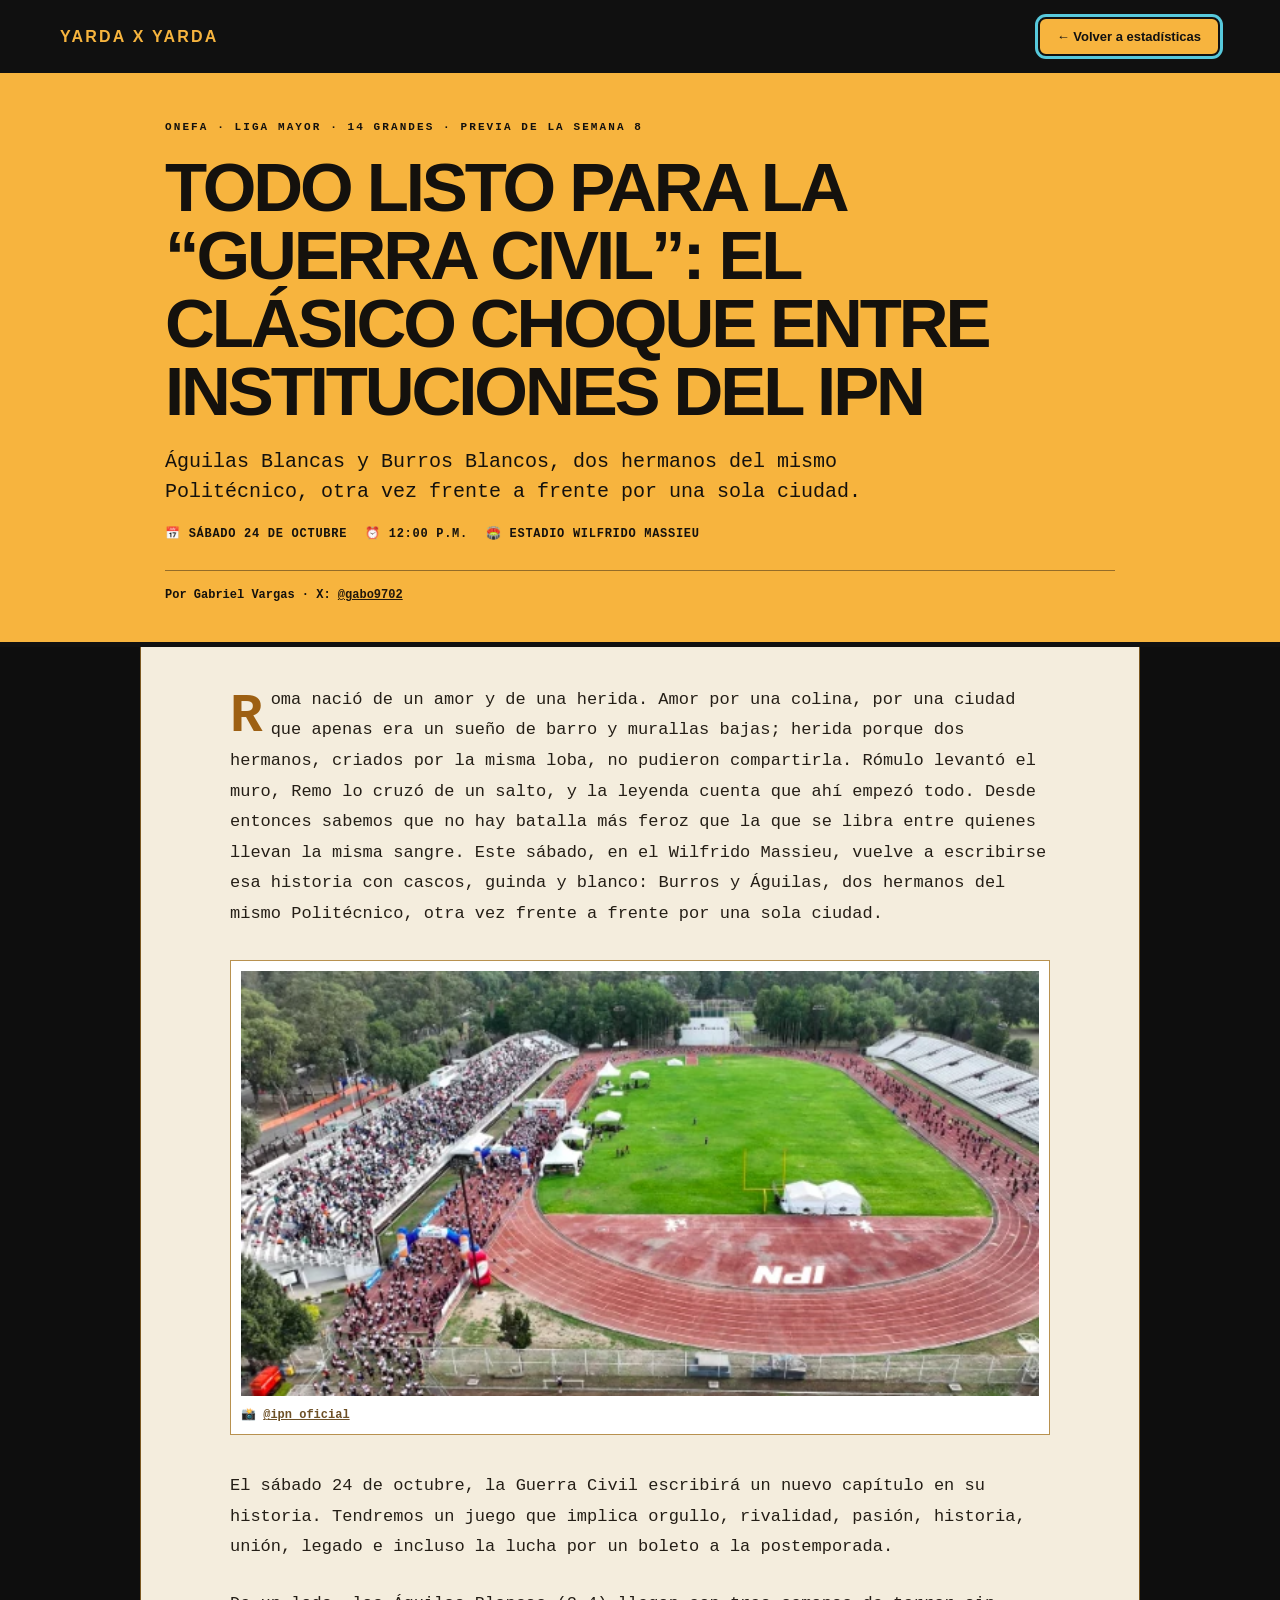
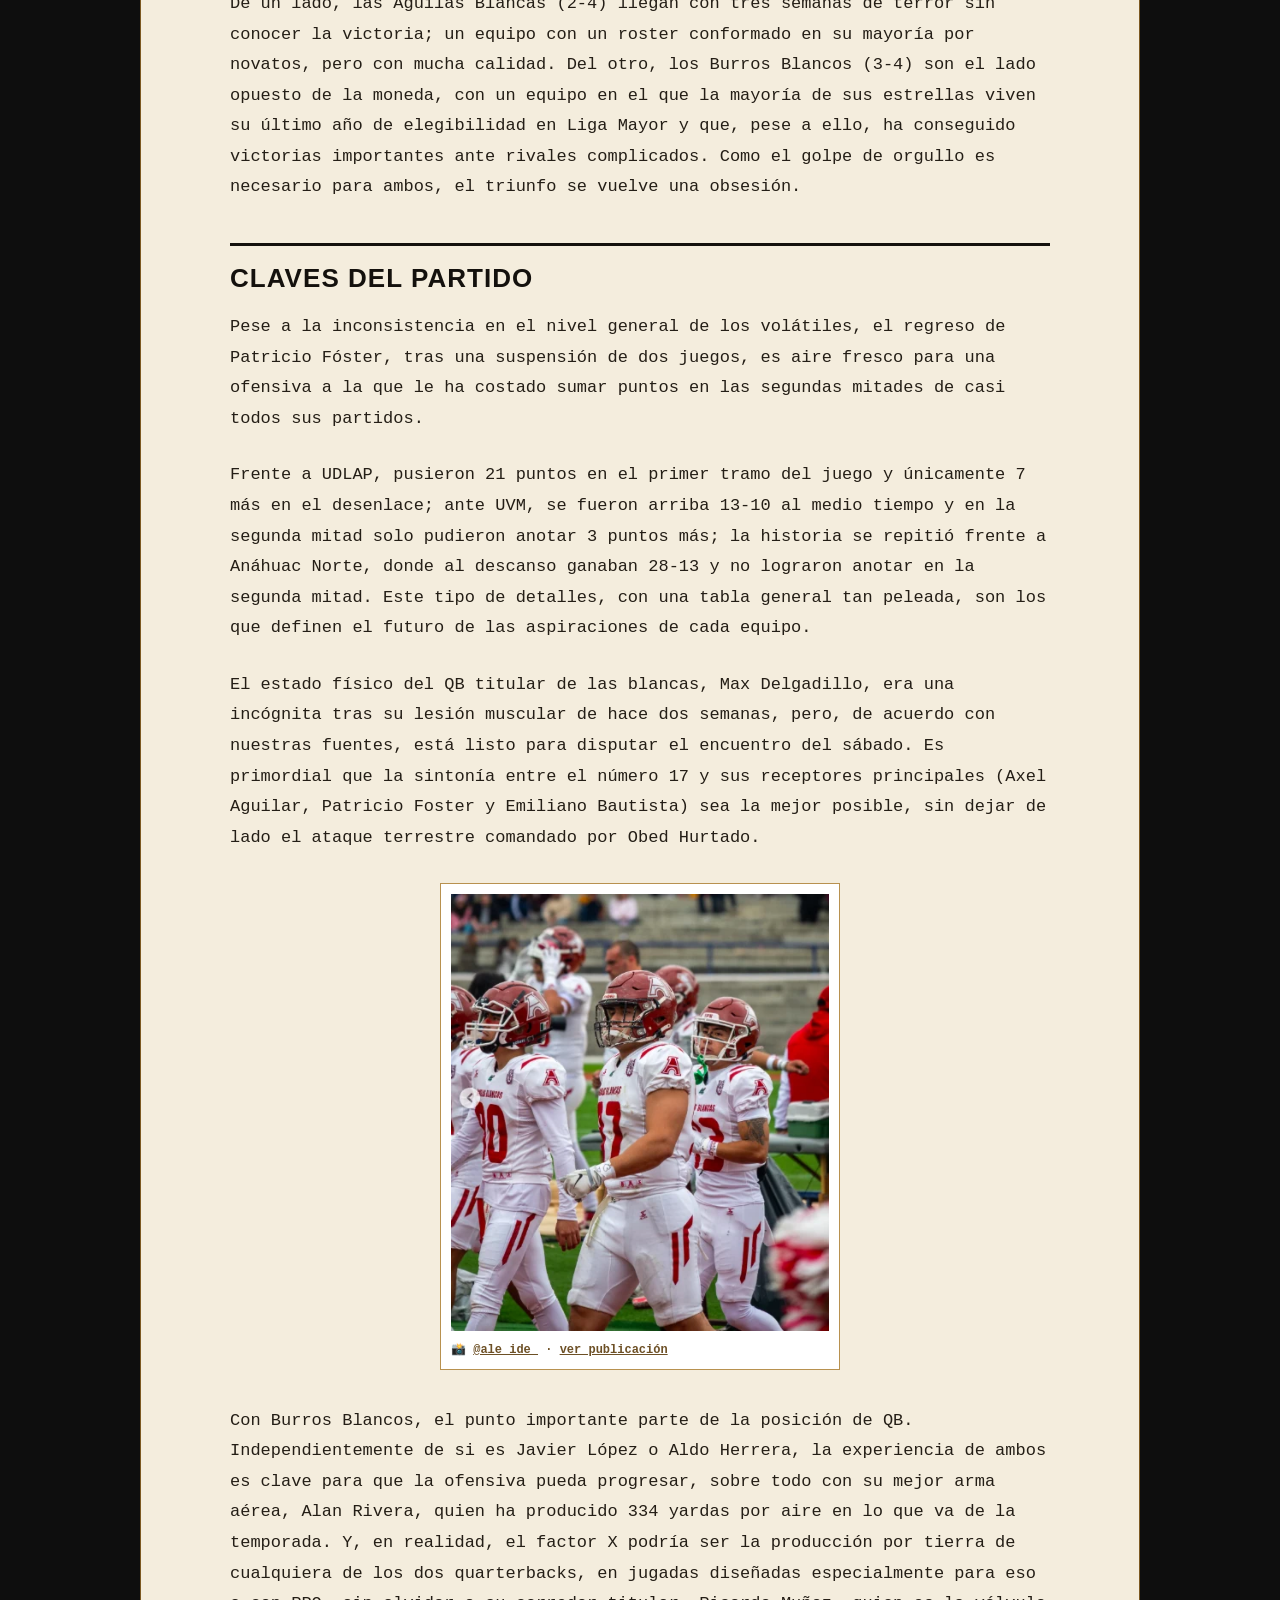
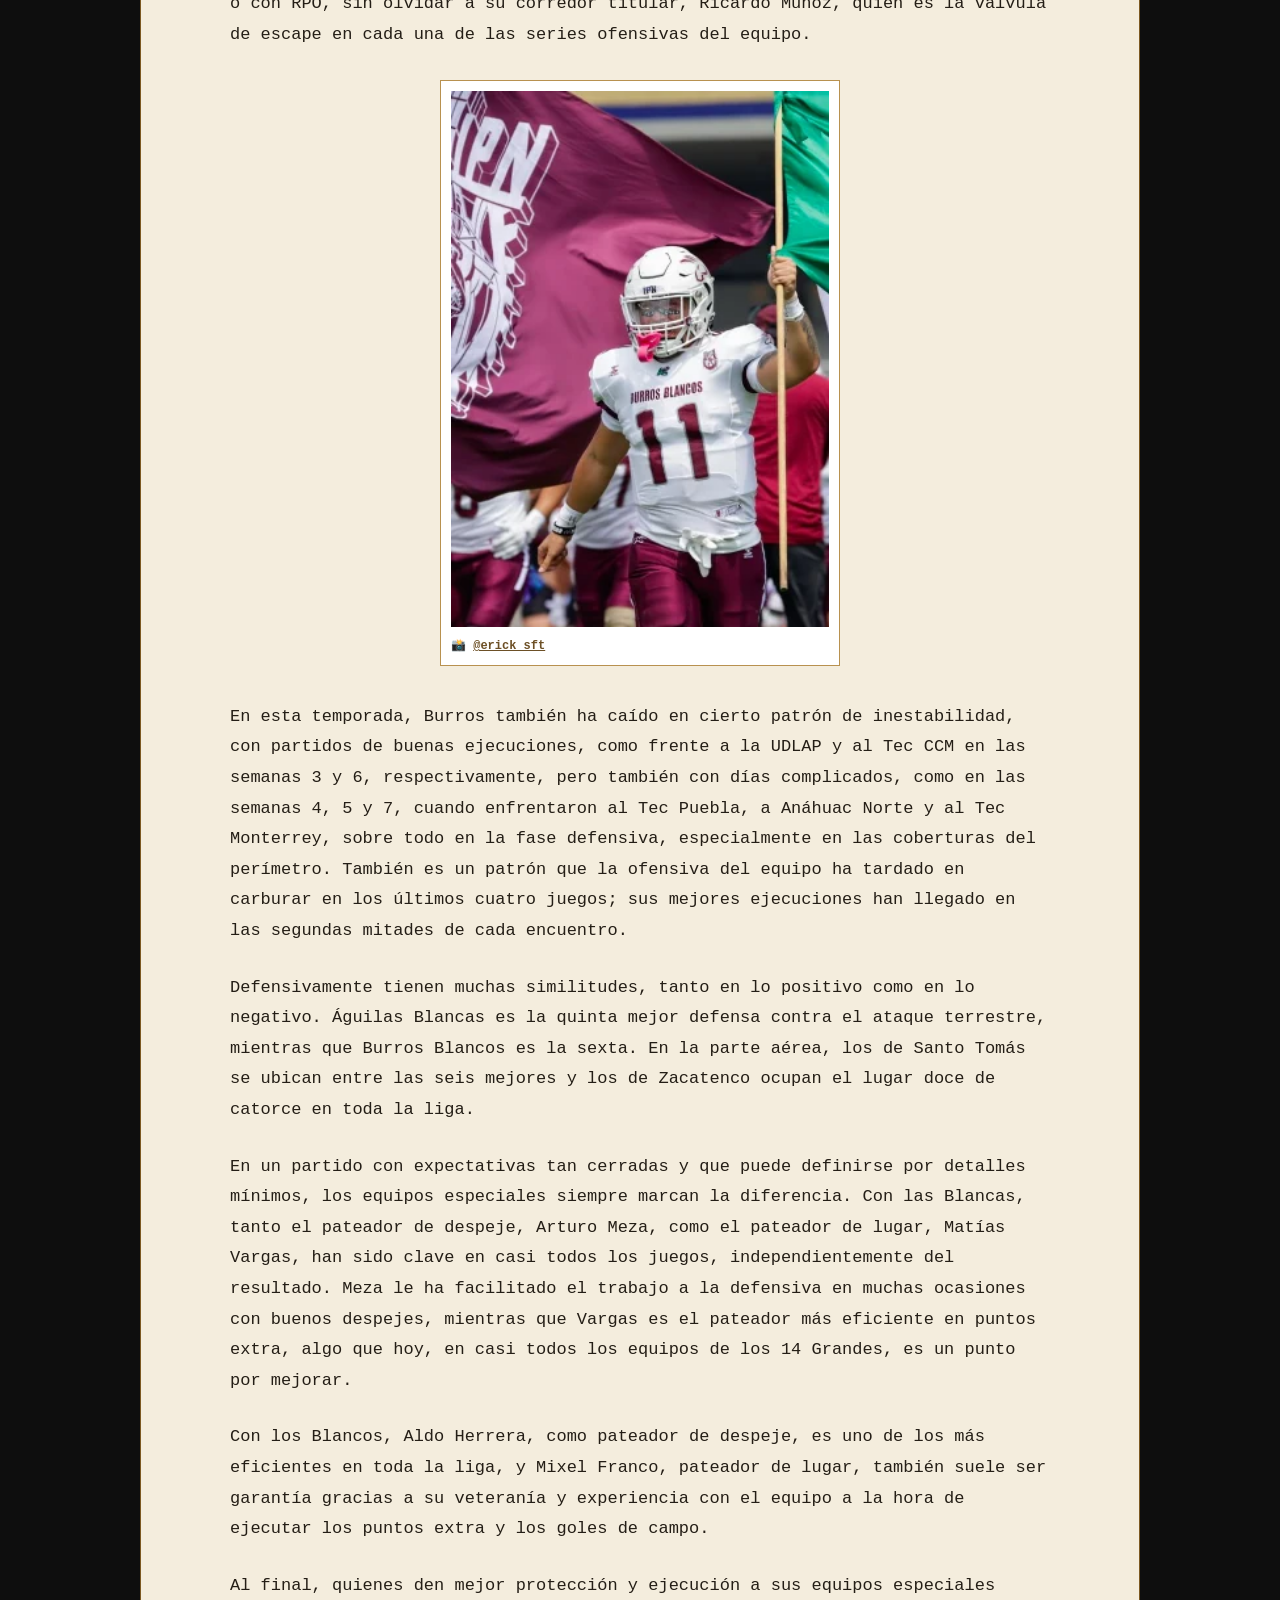
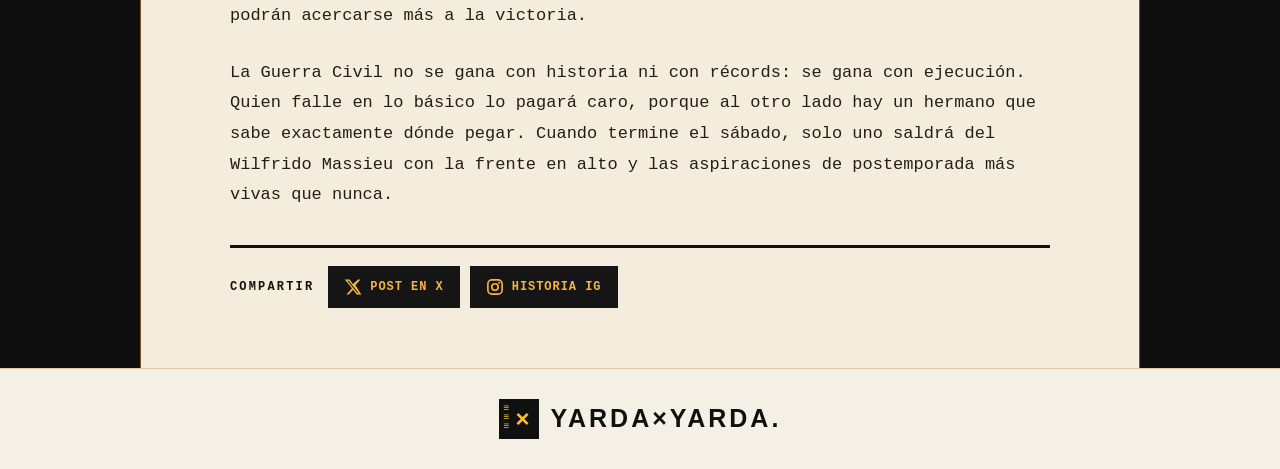
<file: notas/previa-guerra-civil.html>
<!doctype html>
<html lang="es">
<head>
<meta charset="utf-8">
<meta name="viewport" content="width=device-width, initial-scale=1">
<title>Todo listo para la “Guerra Civil” | YARDA X YARDA</title>
<meta name="description" content="Previa de la Guerra Civil: Águilas Blancas vs. Burros Blancos, el clásico entre instituciones del IPN. Semana 8 de la Liga Mayor ONEFA.">
<link rel="canonical" href="https://yardaxyarda.com/notas/previa-guerra-civil.html">
<meta property="og:type" content="article">
<meta property="og:title" content="Todo listo para la “Guerra Civil”: El clásico choque entre instituciones del IPN">
<meta property="og:description" content="Águilas Blancas y Burros Blancos, dos hermanos del mismo Politécnico, otra vez frente a frente. Previa de la semana 8.">
<meta property="og:url" content="https://yardaxyarda.com/notas/previa-guerra-civil.html">
<meta property="og:image" content="https://yardaxyarda.com/assets/images/compartir-yardaxyarda.jpg">
<script src="../js/base/00-consentimiento.js?v=20261022r"></script>
<!-- Google tag (gtag.js) -->
<script async src="https://www.googletagmanager.com/gtag/js?id=G-KNM0MF1JTT"></script>
<script>
  window.dataLayer = window.dataLayer || [];
  function gtag(){dataLayer.push(arguments);}
  gtag('js', new Date());

  gtag('config', 'G-KNM0MF1JTT');
</script>
<style>

:root{--gold:#f7b43e;--ink:#15120d;--paper:#f4eddd;--line:#9a6a1d}*{box-sizing:border-box}html{scroll-behavior:smooth}body{margin:0;background:#0e0e0e;color:var(--ink);font-family:Arial,Helvetica,sans-serif}header{background:#101010;color:var(--gold);border-bottom:1px solid var(--gold);padding:17px max(24px,calc((100vw - 1160px)/2));display:flex;justify-content:space-between;align-items:center;gap:20px}.brand{font-size:16px;font-weight:900;letter-spacing:.14em;color:var(--gold);text-decoration:none}.back{display:inline-flex;align-items:center;justify-content:center;text-align:center;background:var(--gold);color:#111;text-decoration:none;font-size:13px;font-weight:800;border:2px solid #111;border-radius:8px;padding:10px 17px;box-shadow:0 0 0 3px #57c9dc;transition:background .2s}.back:hover{background:#ffd17a;color:#111}.hero{background:#f7b43e;color:#14110d;padding:45px 24px 37px;border-bottom:5px solid #111}.hero-inner{max-width:950px;margin:auto}.eyebrow{font:800 11px/1.5 'Courier New',monospace;letter-spacing:.19em;text-transform:uppercase}h1{font:900 clamp(35px,5.8vw,69px)/.99 Arial,Helvetica,sans-serif;letter-spacing:-.045em;max-width:900px;margin:18px 0 20px;text-transform:uppercase}.dek{font:500 clamp(16px,2vw,20px)/1.5 'Courier New',monospace;max-width:730px}.byline{border-top:1px solid #16120c70;margin-top:27px;padding-top:15px;font:700 12px/1.6 'Courier New',monospace}.byline a{color:#21170b}main{max-width:1000px;margin:0 auto;padding:38px 24px 60px;background:var(--paper);border-left:1px solid #7c5922;border-right:1px solid #7c5922}.article{max-width:820px;margin:auto}.article p{font-family:'Courier New',Courier,monospace;font-size:clamp(15px,1.6vw,17px);line-height:1.8;margin:0 0 26px;color:#241e16}.article p:first-child::first-letter{font-size:3.2em;float:left;line-height:.85;margin:9px 8px 0 0;color:#9d6013;font-weight:900}.photo{margin:30px 0 36px;background:#fff;border:1px solid #b8914f;padding:10px}.photo img{display:block;width:100%;height:auto;object-fit:contain}.placeholder{min-height:260px;background:#ded5c5;border:1px dashed #9e8459;display:flex;align-items:center;justify-content:center;flex-direction:column;gap:8px}.placeholder span{font-weight:900}.placeholder small{font-size:12px}figcaption{color:#6d5026;font:700 12px/1.5 'Courier New',monospace;margin-top:10px}.score{display:flex;justify-content:space-between;gap:16px;align-items:center;border:2px solid #14110d;border-left:8px solid var(--gold);background:#151515;color:var(--gold);padding:18px 22px;margin:32px 0;font:800 13px 'Courier New',monospace}.score strong{font:900 32px Arial,sans-serif;color:#fff}.score .score-team{display:flex;flex:1;min-width:0;flex-direction:column;align-items:center;justify-content:center;text-align:center;gap:8px}.score .score-logo{width:72px;height:72px;object-fit:contain;display:block}.score .score-label{text-align:center;font-size:11px;letter-spacing:.1em;white-space:nowrap}@media(max-width:600px){.score{gap:10px;padding:14px 8px}.score .score-logo{width:52px;height:52px}.score .score-team{font-size:10px}.score .score-label{font-size:9px;white-space:normal}}footer{background:#0e0e0e;border-top:1px solid var(--gold);padding:23px;text-align:center;color:var(--gold);font:700 11px 'Courier New',monospace;letter-spacing:.1em}@media(max-width:600px){header{padding:13px 16px}.brand{font-size:12px}.back{font-size:10px}.hero{padding:34px 18px}.hero h1{font-size:clamp(32px,10vw,46px)}main{padding:26px 16px 45px}.photo{padding:6px}.score{flex-wrap:wrap}}

h2{font:900 clamp(20px,2.6vw,26px)/1.15 Arial,Helvetica,sans-serif;letter-spacing:.04em;text-transform:uppercase;color:#14110d;margin:40px 0 18px;padding-top:18px;border-top:3px solid #14110d}
.article h2+p::first-letter{font-size:inherit;float:none;margin:0;color:inherit;font-weight:inherit}
.photo.portrait{max-width:400px;margin-left:auto;margin-right:auto}
.photo img{height:auto}
figcaption a{color:#6d5026}
.yxy-redes{display:flex;flex-wrap:wrap;align-items:center;gap:10px;margin:34px 0 0;padding:18px 0 0;border-top:3px solid #14110d}
.yxy-redes-lbl{font:800 12px 'Courier New',monospace;letter-spacing:.18em;text-transform:uppercase;color:#14110d;margin-right:4px}
.yxy-red{display:inline-flex;align-items:center;gap:8px;background:#151515;color:#f7b43e;border:2px solid #151515;padding:10px 14px;font:800 12px 'Courier New',monospace;letter-spacing:.08em;text-transform:uppercase;cursor:pointer}
.yxy-red svg{width:18px;height:18px;flex:none}.yxy-red:hover,.yxy-red:focus-visible{background:#2a1c00}
@media(max-width:600px){.yxy-redes-lbl{width:100%}.yxy-red{flex:1;justify-content:center}}
#yxy-toast{position:fixed;left:50%;bottom:22px;transform:translate(-50%,20px);z-index:9999;background:#f7b43e;color:#111;font:800 13px 'Courier New',monospace;padding:11px 16px;box-shadow:0 6px 20px #000c;opacity:0;pointer-events:none;transition:opacity .2s,transform .2s;max-width:90vw;text-align:center}
#yxy-toast.on{opacity:1;transform:translate(-50%,0)}
.matchup{display:flex;flex-wrap:wrap;gap:8px 18px;margin-top:18px;font:800 12px/1.5 'Courier New',monospace;letter-spacing:.06em;text-transform:uppercase}
</style>
</head>
<body>
<header><a class="brand" href="../" data-volver>YARDA X YARDA</a><a class="back" href="../" data-volver>← Volver a estadísticas</a></header>
<section class="hero"><div class="hero-inner"><div class="eyebrow">ONEFA · Liga Mayor · 14 Grandes · Previa de la semana 8</div><h1>Todo listo para la “Guerra Civil”: El clásico choque entre instituciones del IPN</h1><div class="dek">Águilas Blancas y Burros Blancos, dos hermanos del mismo Politécnico, otra vez frente a frente por una sola ciudad.</div><div class="matchup"><span>📅 Sábado 24 de octubre</span><span>⏰ 12:00 p.m.</span><span>🏟️ Estadio Wilfrido Massieu</span></div><div class="byline">Por <strong>Gabriel Vargas</strong> · X: <a href="https://x.com/gabo9702" target="_blank" rel="noopener noreferrer">@gabo9702</a></div></div></section>
<main><article class="article">
<p>Roma nació de un amor y de una herida. Amor por una colina, por una ciudad que apenas era un sueño de barro y murallas bajas; herida porque dos hermanos, criados por la misma loba, no pudieron compartirla. Rómulo levantó el muro, Remo lo cruzó de un salto, y la leyenda cuenta que ahí empezó todo. Desde entonces sabemos que no hay batalla más feroz que la que se libra entre quienes llevan la misma sangre. Este sábado, en el Wilfrido Massieu, vuelve a escribirse esa historia con cascos, guinda y blanco: Burros y Águilas, dos hermanos del mismo Politécnico, otra vez frente a frente por una sola ciudad.</p>
<figure class="photo"><img src="../assets/images/guerra-civil-estadio-ipn.webp" alt="Vista aérea del Estadio Wilfrido Massieu del IPN lleno de aficionados" loading="lazy"><figcaption>📸 <a href="https://www.instagram.com/ipn_oficial/" target="_blank" rel="noopener noreferrer">@ipn_oficial</a></figcaption></figure>
<p>El sábado 24 de octubre, la Guerra Civil escribirá un nuevo capítulo en su historia. Tendremos un juego que implica orgullo, rivalidad, pasión, historia, unión, legado e incluso la lucha por un boleto a la postemporada.</p>
<p>De un lado, las Águilas Blancas (2-4) llegan con tres semanas de terror sin conocer la victoria; un equipo con un roster conformado en su mayoría por novatos, pero con mucha calidad. Del otro, los Burros Blancos (3-4) son el lado opuesto de la moneda, con un equipo en el que la mayoría de sus estrellas viven su último año de elegibilidad en Liga Mayor y que, pese a ello, ha conseguido victorias importantes ante rivales complicados. Como el golpe de orgullo es necesario para ambos, el triunfo se vuelve una obsesión.</p>
<h2>Claves del partido</h2>
<p>Pese a la inconsistencia en el nivel general de los volátiles, el regreso de Patricio Fóster, tras una suspensión de dos juegos, es aire fresco para una ofensiva a la que le ha costado sumar puntos en las segundas mitades de casi todos sus partidos.</p>
<p>Frente a UDLAP, pusieron 21 puntos en el primer tramo del juego y únicamente 7 más en el desenlace; ante UVM, se fueron arriba 13-10 al medio tiempo y en la segunda mitad solo pudieron anotar 3 puntos más; la historia se repitió frente a Anáhuac Norte, donde al descanso ganaban 28-13 y no lograron anotar en la segunda mitad. Este tipo de detalles, con una tabla general tan peleada, son los que definen el futuro de las aspiraciones de cada equipo.</p>
<p>El estado físico del QB titular de las blancas, Max Delgadillo, era una incógnita tras su lesión muscular de hace dos semanas, pero, de acuerdo con nuestras fuentes, está listo para disputar el encuentro del sábado. Es primordial que la sintonía entre el número 17 y sus receptores principales (Axel Aguilar, Patricio Foster y Emiliano Bautista) sea la mejor posible, sin dejar de lado el ataque terrestre comandado por Obed Hurtado.</p>
<figure class="photo portrait"><img src="../assets/images/guerra-civil-aguilas-equipo.webp" alt="Jugadores de Águilas Blancas del IPN con casco guinda y uniforme blanco antes del partido" loading="lazy"><figcaption>📸 <a href="https://www.instagram.com/ale_ide_/" target="_blank" rel="noopener noreferrer">@ale_ide_</a> · <a href="https://www.instagram.com/p/DenR_eWjm37/" target="_blank" rel="noopener noreferrer">ver publicación</a></figcaption></figure>
<p>Con Burros Blancos, el punto importante parte de la posición de QB. Independientemente de si es Javier López o Aldo Herrera, la experiencia de ambos es clave para que la ofensiva pueda progresar, sobre todo con su mejor arma aérea, Alan Rivera, quien ha producido 334 yardas por aire en lo que va de la temporada. Y, en realidad, el factor X podría ser la producción por tierra de cualquiera de los dos quarterbacks, en jugadas diseñadas especialmente para eso o con RPO, sin olvidar a su corredor titular, Ricardo Muñoz, quien es la válvula de escape en cada una de las series ofensivas del equipo.</p>
<figure class="photo portrait"><img src="../assets/images/guerra-civil-burros-11.webp" alt="Jugador número 11 de Burros Blancos sale al campo con banderas guinda y verde" loading="lazy"><figcaption>📸 <a href="https://www.instagram.com/erick_sft/" target="_blank" rel="noopener noreferrer">@erick_sft</a></figcaption></figure>
<p>En esta temporada, Burros también ha caído en cierto patrón de inestabilidad, con partidos de buenas ejecuciones, como frente a la UDLAP y al Tec CCM en las semanas 3 y 6, respectivamente, pero también con días complicados, como en las semanas 4, 5 y 7, cuando enfrentaron al Tec Puebla, a Anáhuac Norte y al Tec Monterrey, sobre todo en la fase defensiva, especialmente en las coberturas del perímetro. También es un patrón que la ofensiva del equipo ha tardado en carburar en los últimos cuatro juegos; sus mejores ejecuciones han llegado en las segundas mitades de cada encuentro.</p>
<p>Defensivamente tienen muchas similitudes, tanto en lo positivo como en lo negativo. Águilas Blancas es la quinta mejor defensa contra el ataque terrestre, mientras que Burros Blancos es la sexta. En la parte aérea, los de Santo Tomás se ubican entre las seis mejores y los de Zacatenco ocupan el lugar doce de catorce en toda la liga.</p>
<p>En un partido con expectativas tan cerradas y que puede definirse por detalles mínimos, los equipos especiales siempre marcan la diferencia. Con las Blancas, tanto el pateador de despeje, Arturo Meza, como el pateador de lugar, Matías Vargas, han sido clave en casi todos los juegos, independientemente del resultado. Meza le ha facilitado el trabajo a la defensiva en muchas ocasiones con buenos despejes, mientras que Vargas es el pateador más eficiente en puntos extra, algo que hoy, en casi todos los equipos de los 14 Grandes, es un punto por mejorar.</p>
<p>Con los Blancos, Aldo Herrera, como pateador de despeje, es uno de los más eficientes en toda la liga, y Mixel Franco, pateador de lugar, también suele ser garantía gracias a su veteranía y experiencia con el equipo a la hora de ejecutar los puntos extra y los goles de campo.</p>
<p>Al final, quienes den mejor protección y ejecución a sus equipos especiales podrán acercarse más a la victoria.</p>
<p>La Guerra Civil no se gana con historia ni con récords: se gana con ejecución. Quien falle en lo básico lo pagará caro, porque al otro lado hay un hermano que sabe exactamente dónde pegar. Cuando termine el sábado, solo uno saldrá del Wilfrido Massieu con la frente en alto y las aspiraciones de postemporada más vivas que nunca.</p>
<div id="compartir-nota"></div>
</article></main>
<footer style="display:flex;justify-content:center;align-items:center;gap:12px;background:#f5f0e5;padding:30px 16px;border-top:1px solid #d7c7a8"><span aria-hidden="true" style="width:40px;height:40px;display:inline-flex;align-items:center;justify-content:center;position:relative;background:#101010;color:#ffbf24;font:900 24px Arial,sans-serif"><span style="position:absolute;left:5px;top:5px;font:900 10px monospace;line-height:9px">≡<br>≡<br>≡</span><span style="margin-left:9px">×</span></span><span style="font:900 clamp(17px,4vw,25px) Arial,sans-serif;letter-spacing:3px;color:#101010">YARDA<span style="color:#101010">×</span>YARDA.</span></footer>
<script src="../js/base/19-compartir-redes.js?v=20261022r"></script>
<script>
/* Compartir la nota en X e historia de Instagram */
yxyRedes(document.getElementById('compartir-nota'),{
 titulo:'Todo listo para la “Guerra Civil”: El clásico choque entre instituciones del IPN',
 etiqueta:'Previa · Semana 8 · 14 Grandes',
 texto:'⚔️ Todo listo para la “Guerra Civil”: Águilas Blancas vs. Burros Blancos, el clásico del IPN. Sábado 24 de octubre, 12:00 p.m., Wilfrido Massieu. Previa por @gabo9702 👇 #ONEFA #14Grandes',
 resumen:'Águilas Blancas vs. Burros Blancos · Sábado 24 de octubre · 12:00 p.m. · Estadio Wilfrido Massieu.',
 url:'https://yardaxyarda.com/notas/previa-guerra-civil.html',
 imagenes:['../assets/images/guerra-civil-aguilas-equipo.webp','../assets/images/guerra-civil-burros-11.webp'],
 completas:true,
 archivo:'yardaxyarda-previa-guerra-civil'
});
</script>
<script>
/* Analítica de la nota: profundidad de lectura, tiempo de lectura y clics a créditos */
(function(){const T='Previa Guerra Civil',dentro=window.parent!==window?'sitio':'directo',hechos=new Set(),t0=Date.now();let enviado=false;
 const ev=(n,p)=>{try{gtag('event',n,Object.assign({nota:T,abierta_desde:dentro},p||{}))}catch(e){}};
 ev('nota_abierta');
 const art=document.querySelector('.article');
 function prof(){const r=art.getBoundingClientRect(),vis=Math.min(100,Math.max(0,Math.round((innerHeight-r.top)/r.height*100)));
  [25,50,75,100].forEach(p=>{if(vis>=p&&!hechos.has(p)){hechos.add(p);ev('nota_lectura',{porcentaje:p});if(p===100)ev('nota_leida')}})}
 addEventListener('scroll',prof,{passive:true});prof();
 function salir(){if(enviado)return;enviado=true;ev('nota_tiempo',{segundos:Math.round((Date.now()-t0)/1000),porcentaje_max:Math.max(0,...hechos)})}
 document.addEventListener('visibilitychange',()=>{if(document.visibilityState==='hidden')salir()});addEventListener('pagehide',salir);
 document.addEventListener('click',e=>{const a=e.target.closest('a[href^="http"]');if(a){const ig=a.href.match(/instagram\.com\/(?:p\/)?([^/?#]+)/i);ev('credito_clic',{cuenta:/\/p\//.test(a.href)?'post':(ig?'@'+ig[1]:a.textContent.trim().slice(0,40)),url:a.href})}},true);
})();
</script>
<script>
/* Dentro del sitio (ventana emergente) cierra la nota; abierta sola, regresa a la semana 8 */
document.querySelectorAll('[data-volver]').forEach(function(a){
 if(window.parent!==window){a.addEventListener('click',function(e){e.preventDefault();parent.postMessage('yxy-close-article','*')})}
 else{a.setAttribute('href','../#semana-8/grandes/overview')}
});
if(window.parent!==window){document.addEventListener('keydown',function(e){if(e.key==='Escape')parent.postMessage('yxy-close-article','*')})}
</script>
</body>
</html>
</file>
